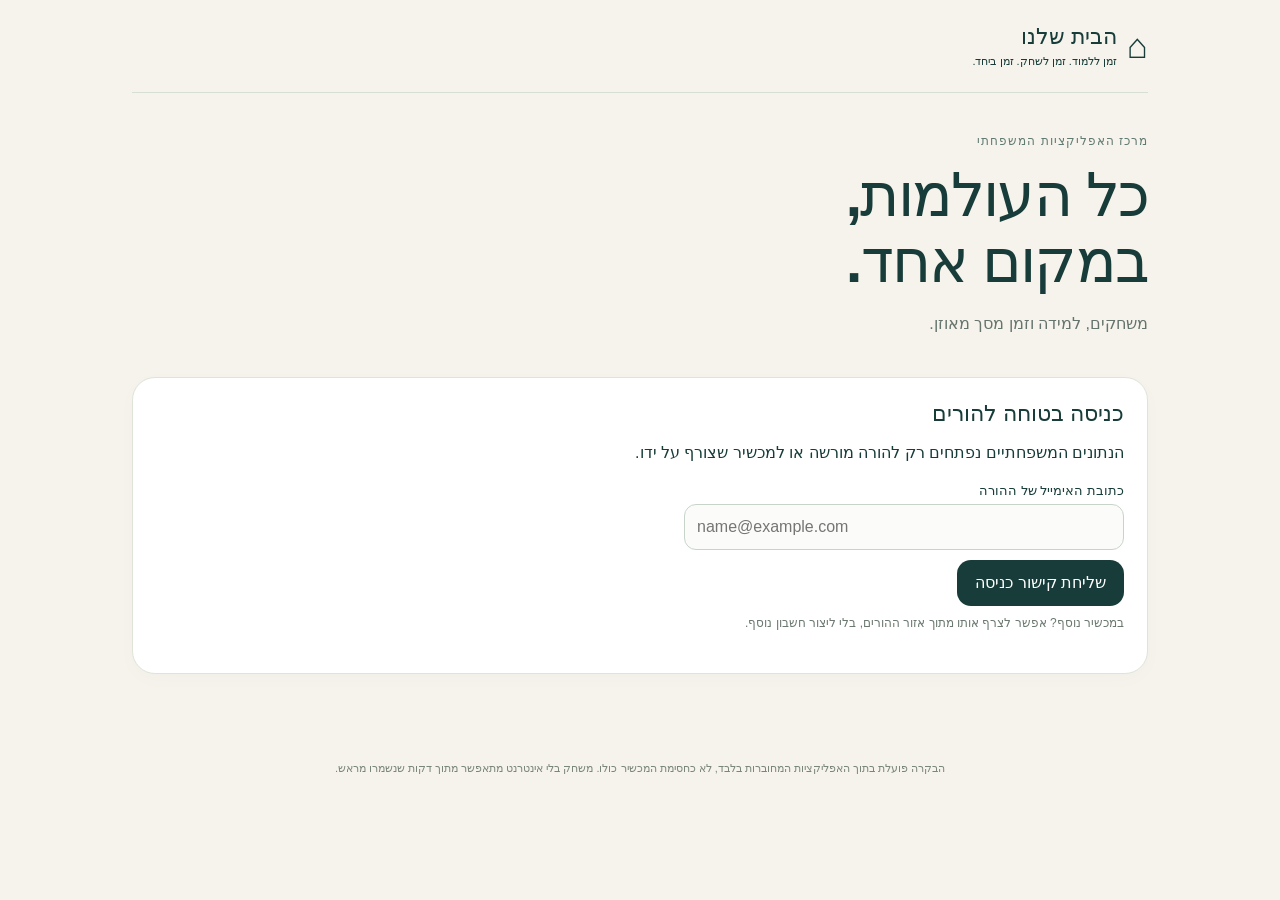
<file: index.html>
<!doctype html>
<html lang="he" dir="rtl"><head><meta charset="utf-8"><meta name="viewport" content="width=device-width,initial-scale=1,viewport-fit=cover"><meta name="theme-color" content="#173c39"><title>הבית שלנו | מרכז האפליקציות</title><link rel="manifest" href="manifest.json"><link rel="icon" href="icon-192.png"><link rel="stylesheet" href="style.css"><script src="config.js"></script><script src="supabase.js"></script><script src="qrcode.js"></script><script defer src="app.js"></script></head><body><div class="shell"><header><div class="brand">⌂ <span>הבית שלנו<small>זמן ללמוד. זמן לשחק. זמן ביחד.</small></span></div><button id="install" class="small" hidden>התקנה בטלפון</button></header><main id="main"><section class="hero"><span class="eyebrow">מרכז האפליקציות המשפחתי</span><h1>כל העולמות,<br>במקום אחד.</h1><p>משחקים, למידה וזמן מסך מאוזן.</p></section><section class="panel" id="login"><h2>כניסה בטוחה להורים</h2><p>הנתונים המשפחתיים נפתחים רק להורה מורשה או למכשיר שצורף על ידו.</p><form id="emailForm"><label for="email">כתובת האימייל של ההורה</label><input id="email" type="email" dir="ltr" autocomplete="email" required placeholder="name@example.com"><button type="submit">שליחת קישור כניסה</button></form><p class="muted">במכשיר נוסף? אפשר לצרף אותו מתוך אזור ההורים, בלי ליצור חשבון נוסף.</p></section><div id="content" hidden></div><p id="status" role="status" aria-live="polite"></p><footer>הבקרה פועלת בתוך האפליקציות המחוברות בלבד, לא כחסימת המכשיר כולו. משחק בלי אינטרנט מתאפשר מתוך דקות שנשמרו מראש.</footer></main></div><dialog id="dialog"><div id="dialogBody"></div><button id="closeDialog" class="secondary">סגירה</button></dialog></body></html>
</file>
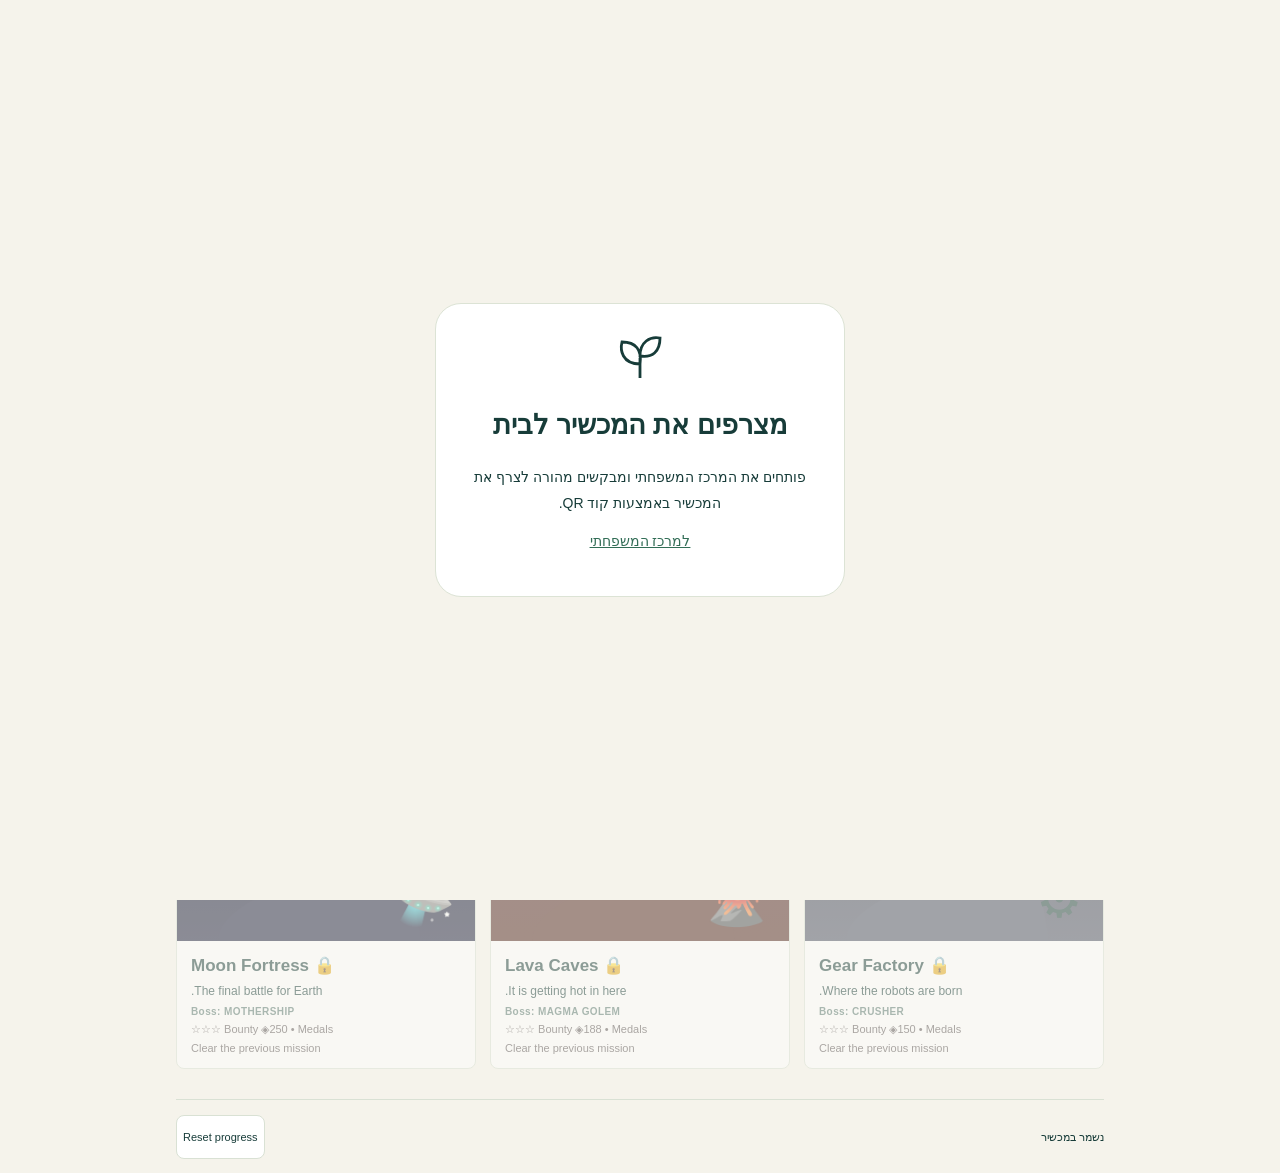
<file: games/mecha-squad/index.html>
<!doctype html><html lang="he" dir="rtl"><head><meta charset="utf-8"><meta name="viewport" content="width=device-width,initial-scale=1,viewport-fit=cover"><meta name="theme-color" content="#173c39"><title>משחקים בבית</title><style>:root{--ds-page:#f5f3eb;--ds-ink:#173c39;--ds-ink-2:#63746c;--ds-ink-3:#7e8b81;--ds-hairline:#d9e1d4;--ds-surface:#fff;--ds-accent:#3f775c;--ds-radius:18px;--ds-font-body:Arial,sans-serif;--ds-font-heading:Arial,sans-serif}*{box-sizing:border-box}body{margin:0;font-family:Arial,sans-serif;color:var(--ds-ink);background:var(--ds-page)}button,input,select{font:inherit}button{cursor:pointer}.file-card{max-width:960px;margin:auto;padding:14px 16px}.file-header{padding:20px 0}.file-header h1{font-size:32px;margin:12px 0}.file-group{margin:20px 0}.file-closing,.file-caption{font-size:12px;color:var(--ds-ink-2);line-height:1.7}.file-button{border:0;border-radius:12px;padding:12px 18px;min-height:45px;background:#173c39;color:white}.file-button.secondary{background:#e1e8dc;color:#173c39}.file-choice{display:flex;gap:15px;align-items:center}</style><link rel="stylesheet" href="app.css"></head><body><div id="family-control-prelock" dir="rtl" style="position:fixed;inset:0;z-index:2147483647;background:#f5f3eb;color:#173c39;display:flex;align-items:center;justify-content:center;padding:30px;text-align:center;font:18px Arial,sans-serif"><div><h2>בודקים את זמן המשחק</h2><p>כדי לשחק צריך חיבור לאינטרנט ומכשיר שצורף על ידי הורה.</p><a style="color:inherit" href="https://hagibernstein-commits.github.io/family-hub/">למרכז המשפחתי</a></div></div>
<div id="root"></div><script src="app.js"></script><script src="../../gatekeeper.js?v=secure2" data-app="mecha-squad"></script></body></html>
</file>
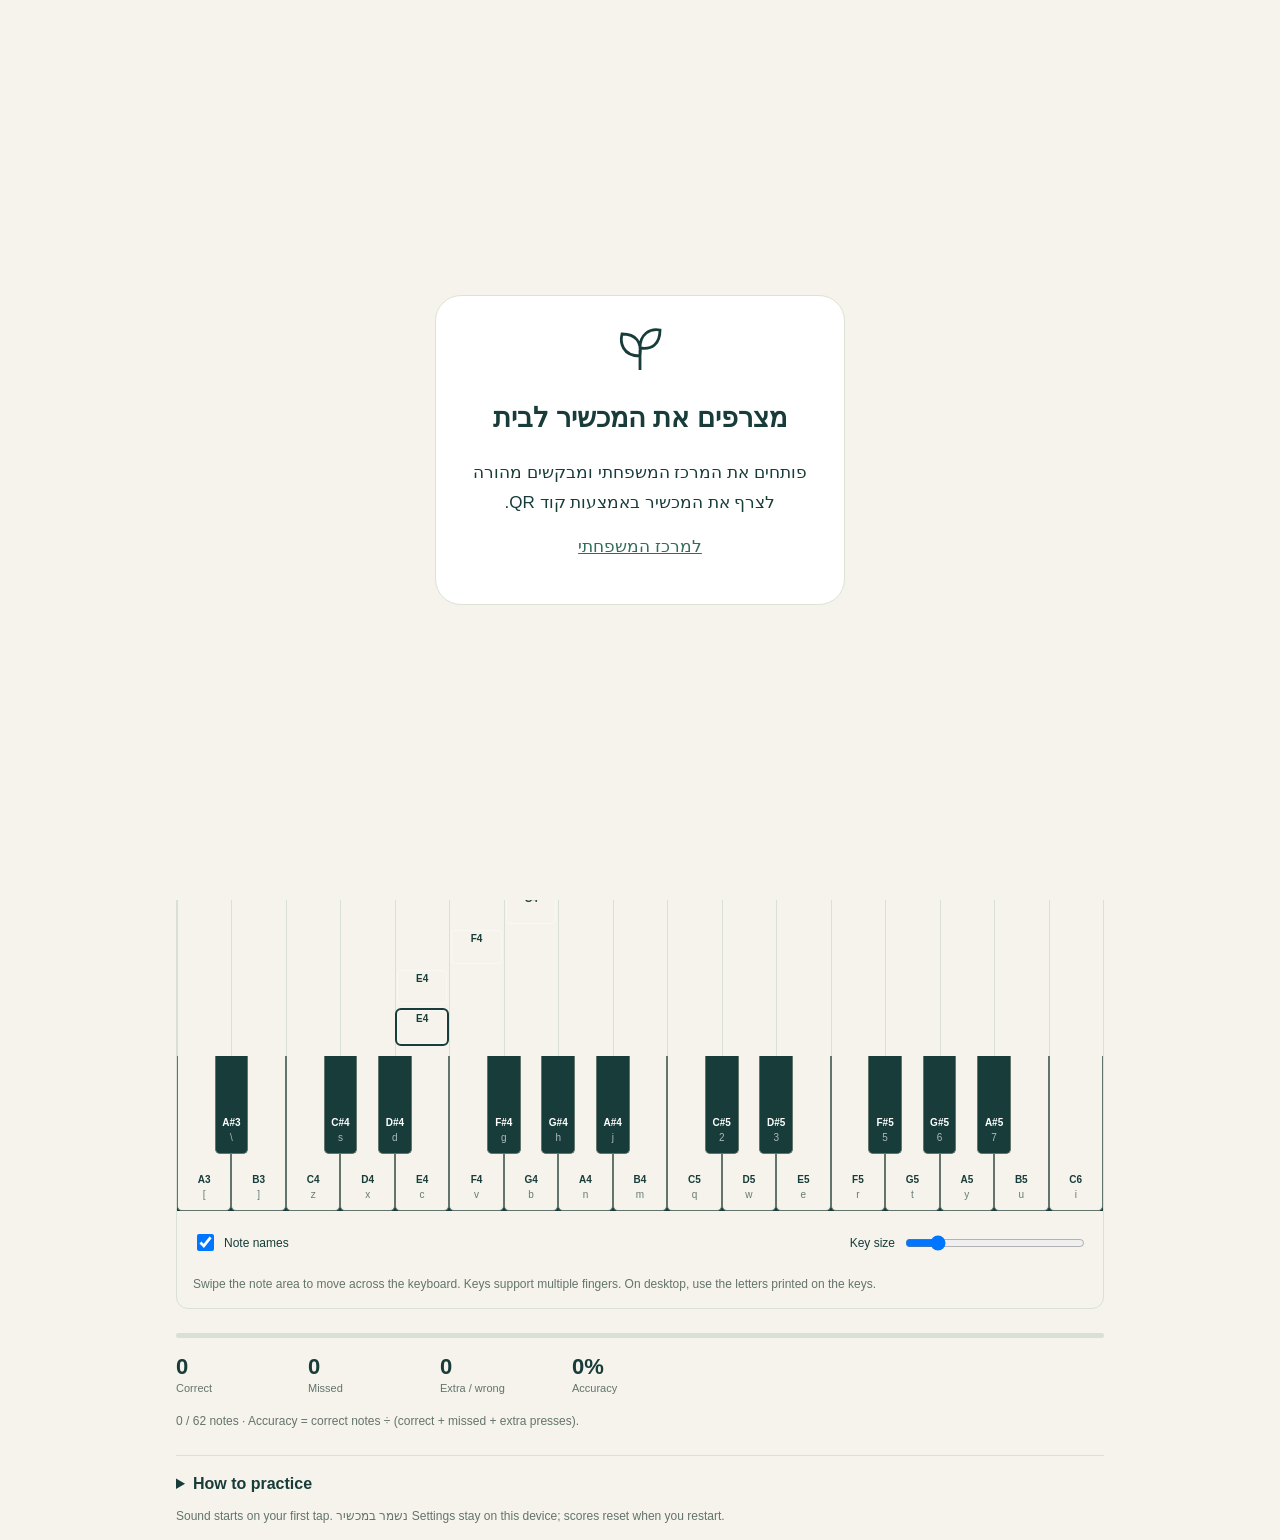
<file: games/piano/index.html>
<!doctype html><html lang="he" dir="ltr"><head><meta charset="utf-8"><meta name="viewport" content="width=device-width,initial-scale=1,viewport-fit=cover"><meta name="theme-color" content="#173c39"><title>משחקים בבית</title><style>:root{--ds-page:#f5f3eb;--ds-ink:#173c39;--ds-ink-2:#63746c;--ds-ink-3:#7e8b81;--ds-hairline:#d9e1d4;--ds-surface:#fff;--ds-accent:#3f775c;--ds-radius:18px;--ds-font-body:Arial,sans-serif;--ds-font-heading:Arial,sans-serif}*{box-sizing:border-box}body{margin:0;font-family:Arial,sans-serif;color:var(--ds-ink);background:var(--ds-page)}button,input,select{font:inherit}button{cursor:pointer}.file-card{max-width:960px;margin:auto;padding:14px 16px}.file-header{padding:20px 0}.file-header h1{font-size:32px;margin:12px 0}.file-group{margin:20px 0}.file-closing,.file-caption{font-size:12px;color:var(--ds-ink-2);line-height:1.7}.file-button{border:0;border-radius:12px;padding:12px 18px;min-height:45px;background:#173c39;color:white}.file-button.secondary{background:#e1e8dc;color:#173c39}.file-choice{display:flex;gap:15px;align-items:center}</style><link rel="stylesheet" href="app.css"></head><body><div id="family-control-prelock" dir="rtl" style="position:fixed;inset:0;z-index:2147483647;background:#f5f3eb;color:#173c39;display:flex;align-items:center;justify-content:center;padding:30px;text-align:center;font:18px Arial,sans-serif"><div><h2>בודקים את זמן המשחק</h2><p>כדי לשחק צריך חיבור לאינטרנט ומכשיר שצורף על ידי הורה.</p><a style="color:inherit" href="https://hagibernstein-commits.github.io/family-hub/">למרכז המשפחתי</a></div></div>
<div id="root"></div><script src="app.js"></script><script src="../../gatekeeper.js?v=secure2" data-app="piano"></script></body></html>
</file>
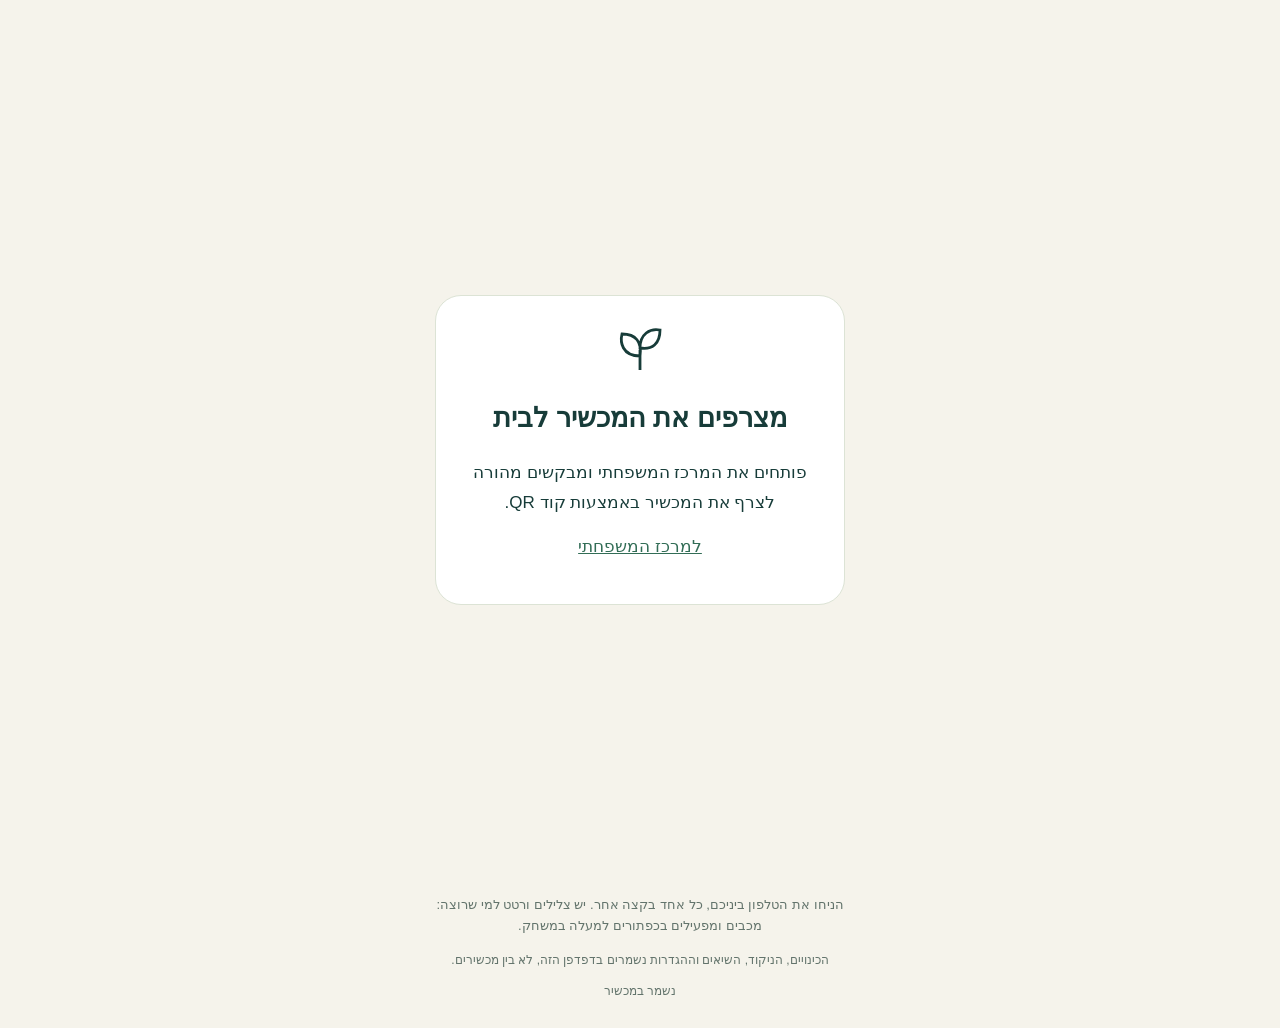
<file: games/reaction-race/index.html>
<!doctype html><html lang="he" dir="rtl"><head><meta charset="utf-8"><meta name="viewport" content="width=device-width,initial-scale=1,viewport-fit=cover"><meta name="theme-color" content="#173c39"><title>משחקים בבית</title><style>:root{--ds-page:#f5f3eb;--ds-ink:#173c39;--ds-ink-2:#63746c;--ds-ink-3:#7e8b81;--ds-hairline:#d9e1d4;--ds-surface:#fff;--ds-accent:#3f775c;--ds-radius:18px;--ds-font-body:Arial,sans-serif;--ds-font-heading:Arial,sans-serif}*{box-sizing:border-box}body{margin:0;font-family:Arial,sans-serif;color:var(--ds-ink);background:var(--ds-page)}button,input,select{font:inherit}button{cursor:pointer}.file-card{max-width:960px;margin:auto;padding:14px 16px}.file-header{padding:20px 0}.file-header h1{font-size:32px;margin:12px 0}.file-group{margin:20px 0}.file-closing,.file-caption{font-size:12px;color:var(--ds-ink-2);line-height:1.7}.file-button{border:0;border-radius:12px;padding:12px 18px;min-height:45px;background:#173c39;color:white}.file-button.secondary{background:#e1e8dc;color:#173c39}.file-choice{display:flex;gap:15px;align-items:center}</style><link rel="stylesheet" href="app.css"></head><body><div id="family-control-prelock" dir="rtl" style="position:fixed;inset:0;z-index:2147483647;background:#f5f3eb;color:#173c39;display:flex;align-items:center;justify-content:center;padding:30px;text-align:center;font:18px Arial,sans-serif"><div><h2>בודקים את זמן המשחק</h2><p>כדי לשחק צריך חיבור לאינטרנט ומכשיר שצורף על ידי הורה.</p><a style="color:inherit" href="https://hagibernstein-commits.github.io/family-hub/">למרכז המשפחתי</a></div></div>
<div id="root"></div><script src="app.js"></script><script src="../../gatekeeper.js?v=secure2" data-app="reaction-race"></script></body></html>
</file>
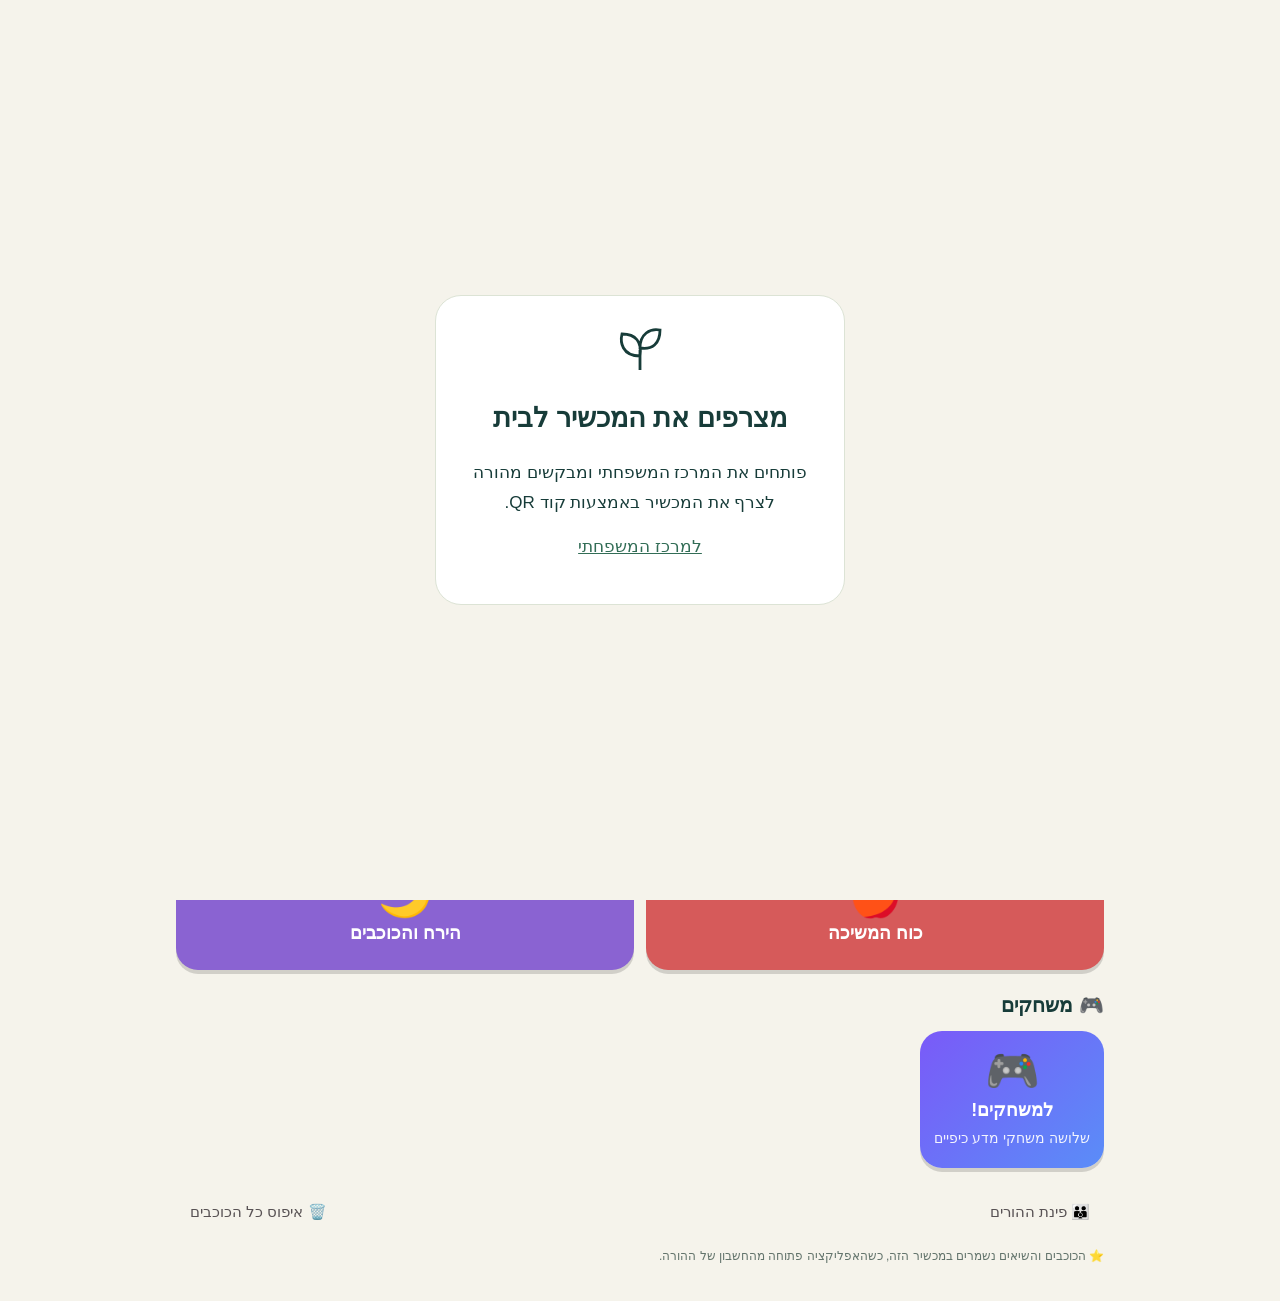
<file: games/science/index.html>
<!doctype html><html lang="he" dir="rtl"><head><meta charset="utf-8"><meta name="viewport" content="width=device-width,initial-scale=1,viewport-fit=cover"><meta name="theme-color" content="#173c39"><title>משחקים בבית</title><style>:root{--ds-page:#f5f3eb;--ds-ink:#173c39;--ds-ink-2:#63746c;--ds-ink-3:#7e8b81;--ds-hairline:#d9e1d4;--ds-surface:#fff;--ds-accent:#3f775c;--ds-radius:18px;--ds-font-body:Arial,sans-serif;--ds-font-heading:Arial,sans-serif}*{box-sizing:border-box}body{margin:0;font-family:Arial,sans-serif;color:var(--ds-ink);background:var(--ds-page)}button,input,select{font:inherit}button{cursor:pointer}.file-card{max-width:960px;margin:auto;padding:14px 16px}.file-header{padding:20px 0}.file-header h1{font-size:32px;margin:12px 0}.file-group{margin:20px 0}.file-closing,.file-caption{font-size:12px;color:var(--ds-ink-2);line-height:1.7}.file-button{border:0;border-radius:12px;padding:12px 18px;min-height:45px;background:#173c39;color:white}.file-button.secondary{background:#e1e8dc;color:#173c39}.file-choice{display:flex;gap:15px;align-items:center}</style><link rel="stylesheet" href="app.css"></head><body><div id="family-control-prelock" dir="rtl" style="position:fixed;inset:0;z-index:2147483647;background:#f5f3eb;color:#173c39;display:flex;align-items:center;justify-content:center;padding:30px;text-align:center;font:18px Arial,sans-serif"><div><h2>בודקים את זמן המשחק</h2><p>כדי לשחק צריך חיבור לאינטרנט ומכשיר שצורף על ידי הורה.</p><a style="color:inherit" href="https://hagibernstein-commits.github.io/family-hub/">למרכז המשפחתי</a></div></div>
<div id="root"></div><script src="app.js"></script><script src="../../gatekeeper.js?v=secure2" data-app="science"></script></body></html>
</file>
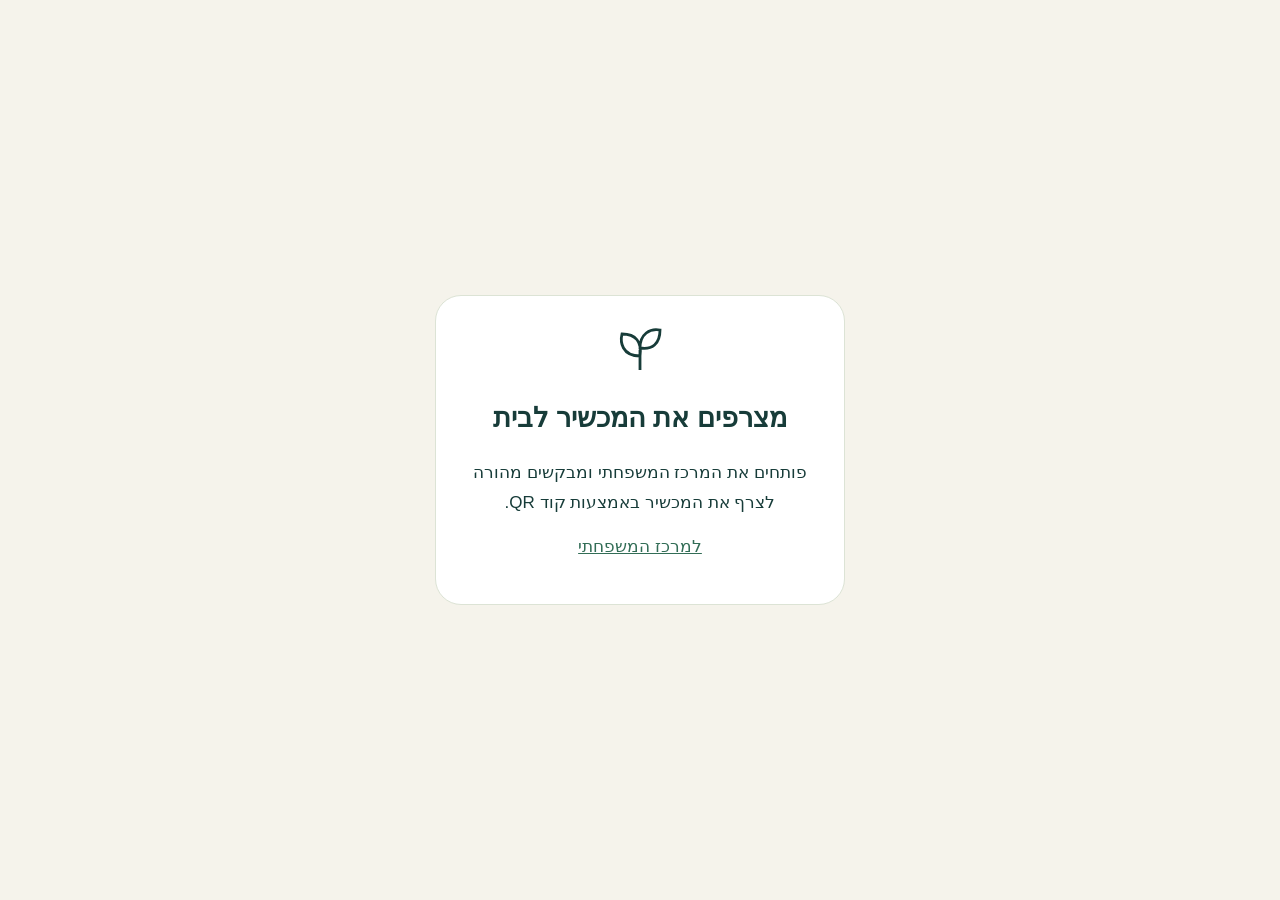
<file: games/starfall/index.html>
<!doctype html><html lang="he" dir="rtl"><head><meta charset="utf-8"><meta name="viewport" content="width=device-width,initial-scale=1,viewport-fit=cover"><meta name="theme-color" content="#173c39"><title>משחקים בבית</title><style>:root{--ds-page:#f5f3eb;--ds-ink:#173c39;--ds-ink-2:#63746c;--ds-ink-3:#7e8b81;--ds-hairline:#d9e1d4;--ds-surface:#fff;--ds-accent:#3f775c;--ds-radius:18px;--ds-font-body:Arial,sans-serif;--ds-font-heading:Arial,sans-serif}*{box-sizing:border-box}body{margin:0;font-family:Arial,sans-serif;color:var(--ds-ink);background:var(--ds-page)}button,input,select{font:inherit}button{cursor:pointer}.file-card{max-width:960px;margin:auto;padding:14px 16px}.file-header{padding:20px 0}.file-header h1{font-size:32px;margin:12px 0}.file-group{margin:20px 0}.file-closing,.file-caption{font-size:12px;color:var(--ds-ink-2);line-height:1.7}.file-button{border:0;border-radius:12px;padding:12px 18px;min-height:45px;background:#173c39;color:white}.file-button.secondary{background:#e1e8dc;color:#173c39}.file-choice{display:flex;gap:15px;align-items:center}</style><link rel="stylesheet" href="app.css"></head><body><div id="family-control-prelock" dir="rtl" style="position:fixed;inset:0;z-index:2147483647;background:#f5f3eb;color:#173c39;display:flex;align-items:center;justify-content:center;padding:30px;text-align:center;font:18px Arial,sans-serif"><div><h2>בודקים את זמן המשחק</h2><p>כדי לשחק צריך חיבור לאינטרנט ומכשיר שצורף על ידי הורה.</p><a style="color:inherit" href="https://hagibernstein-commits.github.io/family-hub/">למרכז המשפחתי</a></div></div>
<div id="root"></div><script src="app.js"></script><script src="../../gatekeeper.js?v=secure2" data-app="starfall"></script></body></html>
</file>
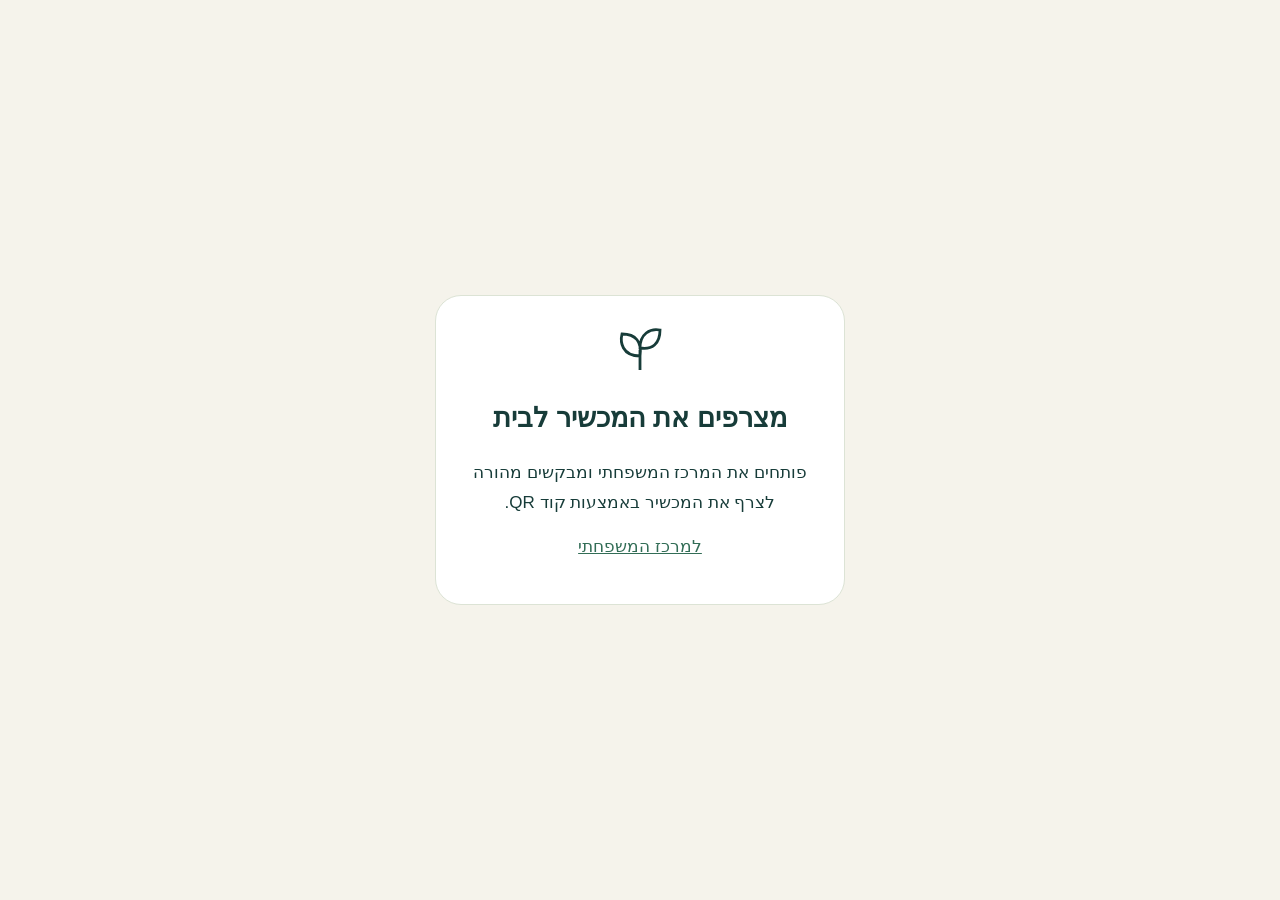
<file: games/tic-tac-toe/index.html>
<!doctype html><html lang="he" dir="rtl"><head><meta charset="utf-8"><meta name="viewport" content="width=device-width,initial-scale=1,viewport-fit=cover"><meta name="theme-color" content="#173c39"><title>משחקים בבית</title><style>:root{--ds-page:#f5f3eb;--ds-ink:#173c39;--ds-ink-2:#63746c;--ds-ink-3:#7e8b81;--ds-hairline:#d9e1d4;--ds-surface:#fff;--ds-accent:#3f775c;--ds-radius:18px;--ds-font-body:Arial,sans-serif;--ds-font-heading:Arial,sans-serif}*{box-sizing:border-box}body{margin:0;font-family:Arial,sans-serif;color:var(--ds-ink);background:var(--ds-page)}button,input,select{font:inherit}button{cursor:pointer}.file-card{max-width:960px;margin:auto;padding:14px 16px}.file-header{padding:20px 0}.file-header h1{font-size:32px;margin:12px 0}.file-group{margin:20px 0}.file-closing,.file-caption{font-size:12px;color:var(--ds-ink-2);line-height:1.7}.file-button{border:0;border-radius:12px;padding:12px 18px;min-height:45px;background:#173c39;color:white}.file-button.secondary{background:#e1e8dc;color:#173c39}.file-choice{display:flex;gap:15px;align-items:center}</style><link rel="stylesheet" href="app.css"></head><body><div id="family-control-prelock" dir="rtl" style="position:fixed;inset:0;z-index:2147483647;background:#f5f3eb;color:#173c39;display:flex;align-items:center;justify-content:center;padding:30px;text-align:center;font:18px Arial,sans-serif"><div><h2>בודקים את זמן המשחק</h2><p>כדי לשחק צריך חיבור לאינטרנט ומכשיר שצורף על ידי הורה.</p><a style="color:inherit" href="https://hagibernstein-commits.github.io/family-hub/">למרכז המשפחתי</a></div></div>
<div id="root"></div><script src="app.js"></script><script src="../../gatekeeper.js?v=secure2" data-app="tic-tac-toe"></script></body></html>
</file>
<file: style.css>
:root{font-family:Arial,'Noto Sans Hebrew',sans-serif;color:#173c39;background:#f5f3eb;font-synthesis:none}*{box-sizing:border-box}body{margin:0}button,input,select{font:inherit}button,a{touch-action:manipulation}button{border:0;border-radius:14px;padding:13px 18px;background:#173c39;color:white;cursor:pointer;min-height:46px;font-weight:700}button:hover{filter:brightness(1.1)}button:disabled{opacity:.55;cursor:wait}button.secondary,.small{background:#e8eee8;color:#173c39}.small{font-size:13px;padding:9px 12px}.danger{background:#a84336}.shell{max-width:1060px;margin:auto;padding:0 22px}header{display:flex;justify-content:space-between;align-items:center;padding:24px 0;border-bottom:1px solid #d9ded4;gap:14px}.brand{font-size:35px;display:flex;align-items:center;gap:10px}.brand span{font-size:22px;font-weight:bold}.brand small{display:block;font-size:11px;font-weight:normal;margin-top:5px}.hero{padding:38px 0 24px}.eyebrow{font-size:12px;letter-spacing:1px;color:#617a72}h1{font-size:clamp(36px,7vw,60px);letter-spacing:-1.8px;line-height:1.1;margin:14px 0 16px}p{line-height:1.65}.hero p{color:#65746d;margin:0}.panel{background:white;border:1px solid #dfe4d9;border-radius:23px;padding:23px;margin:16px 0 22px;box-shadow:0 5px 20px #173c3905}h2{font-size:22px;margin:0 0 13px}h3{font-size:17px;margin:0 0 10px}.panel p{margin:8px 0 16px}label{display:block;font-size:13px;margin:12px 0 6px}input,select{border:1px solid #c8d4ca;background:#fbfcf9;border-radius:12px;padding:12px;min-height:46px;max-width:100%;color:#173c39}input[type=email]{width:100%;max-width:440px;margin:0 0 10px}form button{display:block}.muted{color:#6b7970;font-size:12px}.toolbar,.row{display:flex;align-items:center;gap:10px;flex-wrap:wrap}.toolbar{justify-content:space-between;margin:15px 0}.tabs{display:flex;gap:7px}.tabs button{background:#e5eadd;color:#173c39}.tabs button.active{background:#173c39;color:white}.grid{display:grid;grid-template-columns:repeat(auto-fit,minmax(220px,1fr));gap:14px}.app{display:flex;flex-direction:column;min-height:190px;text-decoration:none;color:inherit;background:white;border:1px solid #dce3d5;border-radius:21px;padding:22px;position:relative}.app .emoji{font-size:32px;margin-bottom:17px}.app strong{font-size:18px;margin-bottom:7px}.app small{font-size:11px;color:#68776b;line-height:1.6}.app .go{align-self:flex-end;color:#326d56;margin-top:auto;padding-top:16px}.badge{background:#e6eddb;color:#3c654d;border-radius:20px;padding:5px 9px;font-size:11px}.badge.warn{background:#fff0d8;color:#87561a}.live{border-right:4px solid #75a780;padding-right:12px;margin:12px 0}.summary{display:flex;justify-content:space-between;gap:10px;align-items:center}.big{font-size:34px;font-weight:bold}progress{width:100%;height:9px;accent-color:#608467;margin:14px 0}hr{border:0;border-top:1px solid #e4e8df;margin:20px 0}.kid{background:#fff;border:1px solid #dce3d5;border-radius:22px;padding:20px}.kid button{font-size:13px;padding:10px 13px}.kid input{width:80px}.app-control{display:flex;justify-content:space-between;align-items:center;gap:15px;padding:13px 0;border-bottom:1px solid #e8ece3}.app-control:last-child{border:0}.app-control button{padding:9px 12px;min-height:40px;font-size:12px}.usage-row{display:flex;justify-content:space-between;font-size:13px;gap:12px;padding:10px 0;border-bottom:1px solid #e9ece5}.empty{color:#7e887f;font-size:13px;padding:12px 0}.notice{background:#edf0dc;border-radius:16px;padding:15px;font-size:13px;line-height:1.7}.hidden,[hidden]{display:none!important}#status{font-size:13px;min-height:24px;color:#a54435}footer{font-size:11px;color:#7a867b;text-align:center;line-height:1.7;padding:26px 12px 36px}dialog{border:1px solid #d9e1d4;border-radius:24px;padding:25px;width:min(94vw,470px);max-height:90vh;overflow:auto;color:#173c39}dialog::backdrop{background:#0c272b99}dialog input{width:100%}dialog canvas{max-width:100%;display:block;margin:20px auto}dialog button{margin-top:12px}.device-row{display:flex;justify-content:space-between;gap:15px;padding:12px 0;font-size:13px;border-bottom:1px solid #eee}.device-row button{font-size:11px;padding:8px}.error{color:#a84336}@media(max-width:540px){.shell{padding:0 17px}header{padding:20px 0}.brand span{font-size:20px}.brand small{font-size:10px}.hero{padding:30px 0 18px}.panel{padding:19px}.grid{grid-template-columns:repeat(2,minmax(0,1fr));gap:10px}.app{min-height:188px;padding:17px}.app strong{font-size:16px}.app .emoji{font-size:30px}.kids-grid{grid-template-columns:1fr}.toolbar{align-items:flex-start}.tabs button{font-size:13px;padding:11px 13px}.big{font-size:30px}}
.app-control svg{width:22px;height:22px;vertical-align:middle;margin-left:6px;flex-shrink:0}

.linkbtn{display:inline-block;padding:10px 16px;border-radius:12px;border:1px solid #becbbf;color:#173c39;text-decoration:none;font:inherit;background:white}
.switchrow{display:flex;align-items:center;gap:8px;padding:10px 0;font-weight:400}
</file>
<file: games/mecha-squad/app.css>
.ms-app{color:var(--ds-ink);max-width:1040px;margin:auto}button{font:inherit;cursor:pointer;min-height:44px;border:1px solid var(--ds-hairline);border-radius:8px;background:#fff;color:inherit;padding:9px 14px}button:disabled{cursor:default;opacity:.47}button:focus-visible{outline:3px solid #73a89a;outline-offset:2px}button:active:not(:disabled){transform:translateY(1px)}.mast{display:flex;align-items:center;justify-content:space-between;gap:12px;margin-bottom:24px}.mast small{font-size:10px;letter-spacing:.16em;color:#567c72;font-weight:700}.mast h1{font:900 clamp(25px,6vw,42px)/1.1 system-ui;letter-spacing:-.04em;margin:6px 0;color:#193d3a}.mast p{margin:6px 0;font-size:13px}.wallet{background:#e8f2ed;padding:12px;border-radius:12px;white-space:nowrap;font:700 23px system-ui;color:#365f54}.wallet span{display:block;font:10px system-ui;margin-top:4px}.tabs,.diffs{display:flex;gap:6px;flex-wrap:wrap;margin-bottom:16px}.tabs button{flex:1;padding:9px 10px;font-size:13px;white-space:nowrap}.chosen{background:#e6f1ec!important;border-color:#73a89a!important;color:#315c50!important;font-weight:600}.section-title{display:flex;align-items:center;justify-content:space-between;gap:12px}.section-title span{font-size:12px;color:#585254}h2{font-size:23px;margin:22px 0 14px}h3{margin:28px 0 12px}p{font-size:14px;line-height:1.6}.mission-grid,.cards{display:grid;grid-template-columns:repeat(2,minmax(0,1fr));gap:14px}.mission{text-align:left;padding:0;overflow:hidden}.mission-art{height:100px;background:linear-gradient(var(--sky),var(--land));position:relative;overflow:hidden}.mission-art:before{content:"";position:absolute;bottom:-30px;left:40px;width:200px;height:90px;background:var(--land);border-radius:80% 80% 0 0;transform:rotate(-10deg)}.world-num{position:absolute;left:14px;top:8px;font:900 48px system-ui;color:#fff7}.boss-icon{position:absolute;right:20px;bottom:12px;font-size:52px}.mission-copy{padding:14px;display:flex;flex-direction:column;gap:6px}.mission-copy strong{font-size:17px}.mission-copy span{font-size:12px;line-height:1.5}.mission-copy b{font-size:10px;letter-spacing:.04em;color:#56766f}.mission-copy small{font-size:11px;color:#585254}.hero-card{text-align:left;padding:18px}.hero-card strong{display:block;font-size:18px}.hero-card p{margin:8px 0}.hero-card small,.shop-card small{font-size:12px;line-height:1.6;display:block;color:#585254}.hero-portrait{position:relative;height:105px;margin-bottom:12px;background:#f2f5f3;border-radius:12px;overflow:hidden}.helmet{position:absolute;width:60px;height:44px;background:var(--hero);left:calc(50% - 30px);top:15px;border-radius:14px 14px 4px 4px;box-shadow:0 8px #ffdab5}.visor{position:absolute;left:calc(50% - 17px);top:37px;width:43px;height:12px;background:#233a4d;border:3px solid var(--accent);z-index:2}.body{position:absolute;width:75px;height:42px;background:var(--hero);left:calc(50% - 37px);top:72px;border-top:8px solid var(--accent);border-radius:12px}.shop-card{border:1px solid var(--ds-hairline);border-radius:12px;padding:16px}.shop-card button{margin-top:14px;width:100%;font-size:13px}.tag{font-size:10px;background:#edf3ef;padding:4px;border-radius:4px;display:inline-block;margin:4px}.guide{max-width:720px}.danger{color:#c12638;border-color:#e6b1ba}.reset{padding:14px;background:#fff0f1;border-radius:12px;margin:12px 0}.reset button{margin:4px}footer{display:flex;align-items:center;justify-content:space-between;gap:12px;border-top:1px solid var(--ds-hairline);margin-top:30px;padding-top:15px}footer span{font-size:11px;line-height:1.5}footer button{font-size:11px;padding:6px}.hidden-game{height:0;overflow:hidden;visibility:hidden}.game-area{background:#122039;color:#fff;border-radius:14px;overflow:hidden;scroll-margin-top:8px;user-select:none;-webkit-user-select:none}.game-area:fullscreen{display:flex;flex-direction:column;justify-content:center;border-radius:0}.game-top{display:flex;gap:5px;align-items:center;padding:6px 8px;font:11px system-ui}.game-top span{margin-right:auto}.game-top button{font-size:10px;min-height:34px;padding:4px 7px;background:#263954;color:#fff;border-color:#495971}.screen{position:relative;aspect-ratio:16/9;width:100%}canvas{width:100%;height:100%;display:block;touch-action:none}.overlay{position:absolute;inset:0;background:#0c1729dc;display:flex;align-items:center;justify-content:center;flex-direction:column;gap:8px;text-align:center;padding:10px}.overlay h2{margin:0;font:800 clamp(19px,4vw,32px) system-ui;color:#ffe66d}.overlay p{font:12px/1.5 system-ui;margin:0}.overlay button{background:#344b69;color:#fff;border:0;min-height:40px;font-size:12px}.overlay .primary{background:#7ff4c9;color:#122039;font-weight:700}.touch{display:flex;justify-content:space-between;align-items:center;padding:10px;gap:12px;touch-action:none}.control{background:#263954;color:#fff;border:1px solid #51627a;border-bottom-width:4px;border-radius:13px;min-width:44px;min-height:48px;padding:8px;font:700 12px system-ui;touch-action:none}.control:active{background:#507b8a}.dpad{display:grid;grid-template-columns:repeat(3,44px);gap:4px}.dpad button:nth-child(1){grid-column:2}.dpad button:nth-child(2){grid-column:1;grid-row:2}.dpad button:nth-child(3){grid-column:2;grid-row:2}.dpad button:nth-child(4){grid-column:3;grid-row:2}.actions{display:flex;gap:7px;align-items:center;flex-wrap:wrap;justify-content:flex-end}.fire{background:#ce5752;min-height:65px;min-width:62px}.jump{background:#386d80;min-height:55px}.switch{font-size:10px;min-height:44px}.hint{text-align:center;font-size:10px;margin:0;padding:0 8px 10px;color:#c6d3e7}@media(max-width:430px){.mission-grid,.cards{grid-template-columns:1fr}.mission{display:grid;grid-template-columns:90px 1fr}.mission-art{height:100%;min-height:132px}.world-num{font-size:32px;left:8px}.boss-icon{font-size:38px;right:10px;bottom:15px}.mast{align-items:flex-start}.wallet{font-size:18px;padding:9px}.tabs{gap:4px}.tabs button{flex:1 0 40%;font-size:12px}.touch{padding:7px;gap:6px}.actions{gap:5px;max-width:110px}.actions .switch{width:100%}.control{min-height:44px}.fire,.jump{min-width:48px;min-height:50px}.overlay{gap:5px}.overlay button{min-height:32px;padding:5px 12px}.section-title{align-items:flex-start}.section-title span{margin-top:28px}.game-top button{padding:3px 5px;font-size:9px}}@media(min-width:700px){.mission-grid{grid-template-columns:repeat(3,minmax(0,1fr))}.touch{padding:12px 35px}.dpad{grid-template-columns:repeat(3,54px)}.control{min-width:54px;min-height:52px}.fire{min-width:82px}.actions{gap:14px}}@media(orientation:landscape)and (max-height:550px){.game-area:fullscreen .screen{width:min(100%,calc((100svh - 125px)*16/9));align-self:center}.game-area:fullscreen .touch{padding:3px 30px}.game-area:fullscreen .dpad{display:flex}.game-area:fullscreen .hint{display:none}.game-area:fullscreen .actions{flex-wrap:nowrap;max-width:none}.game-area:fullscreen .switch{width:auto}}.cover-banner{display:flex;gap:22px;align-items:center;background:#142b36;border-radius:14px;overflow:hidden;color:#fff;margin-bottom:22px}.cover-banner img{width:33%;height:215px;object-fit:cover}.cover-banner>div{padding:15px 18px 15px 0;display:flex;flex-direction:column;gap:12px}.cover-banner small{font-size:9px;letter-spacing:.14em;color:#b8ddcc}.cover-banner strong{font:bold clamp(22px,4vw,36px)/1.12 system-ui}.cover-banner span{font-size:12px;line-height:1.5;color:#d6e8e6}@media(max-width:430px){.cover-banner{gap:14px}.cover-banner img{width:38%;height:180px}.cover-banner>div{padding:12px 10px 12px 0;gap:9px}.cover-banner strong{font-size:21px}.cover-banner span{font-size:11px}.cover-banner small{font-size:8px}}@media(orientation:landscape)and (max-height:550px){.in-mission .mast{display:none}.in-mission .game-area .screen{height:calc(100svh - 180px);min-height:110px;aspect-ratio:16/9;width:calc((100svh - 180px)*16/9);max-width:100%;margin:auto}.in-mission .game-area canvas{object-fit:contain}.in-mission .game-area .dpad{display:flex}.in-mission .game-area .touch{padding:5px 12px}.in-mission .game-area .actions{flex-wrap:nowrap;max-width:none;gap:8px}.in-mission .game-area .switch{width:auto}.in-mission .game-area .hint{display:none}.in-mission .game-area .control{min-height:44px;min-width:44px}.in-mission .game-top{padding:3px 8px}}@media(min-width:600px)and (max-width:1000px){.in-mission .mast{display:none}.in-mission .game-area .screen{height:190px;width:337.78px;aspect-ratio:16/9;margin:auto}.in-mission .game-area .dpad{display:flex}.in-mission .game-area .touch{padding:4px 16px}.in-mission .game-area .actions{flex-wrap:nowrap;max-width:none;gap:8px}.in-mission .game-area .switch{width:auto}.in-mission .game-area .hint{display:none}.in-mission .game-area .control{min-height:44px;min-width:44px}.in-mission .game-top{padding:3px 8px}}.fs-hint{position:absolute;left:50%;transform:translate(-50%);top:calc(44px + env(safe-area-inset-top,0px));z-index:5;display:flex;align-items:center;gap:8px;max-width:min(92%,480px);background:#263954f2;border:1px solid #495971;border-radius:10px;padding:7px 10px;font:11px/1.4 system-ui;color:#dbe7f5;text-align:left}.fs-hint button{min-height:30px;padding:2px 10px;font-size:10px;background:#344b69;color:#fff;border-color:#495971;white-space:nowrap}.game-area.pseudo-fs{position:fixed;inset:0;z-index:70;margin:0;border-radius:0;display:flex;flex-direction:column;justify-content:center;overscroll-behavior:none;padding:env(safe-area-inset-top,0px) env(safe-area-inset-right,0px) env(safe-area-inset-bottom,0px) env(safe-area-inset-left,0px)}.game-area.pseudo-fs .screen{width:min(100%,calc((100svh - 190px)*16/9));height:auto;align-self:center;flex:0 1 auto}.game-area.pseudo-fs .screen{width:min(100%,calc((100dvh - 190px)*16/9))}.game-area.pseudo-fs .game-top,.game-area.pseudo-fs .touch{flex:none}.game-area.pseudo-fs .hint{display:none}@media(orientation:landscape)and (max-height:550px){.game-area.pseudo-fs .screen{width:min(100%,calc((100svh - 95px)*16/9));height:auto}.game-area.pseudo-fs .screen{width:min(100%,calc((100dvh - 95px)*16/9))}.game-area.pseudo-fs .touch{padding:3px 30px}.game-area.pseudo-fs .dpad{display:flex}.game-area.pseudo-fs .hint{display:none}.game-area.pseudo-fs .actions{flex-wrap:nowrap;max-width:none}.game-area.pseudo-fs .switch{width:auto}.game-area.pseudo-fs .game-top{padding:3px 8px}.game-area.pseudo-fs .fs-hint{display:none}}.joypad{position:relative;display:flex;height:190px;margin-top:4px;touch-action:none;user-select:none;-webkit-user-select:none;-webkit-touch-callout:none}.joy-zone{position:relative;flex:1 1 50%;touch-action:none;border-radius:14px;background:#ffffff0a}.joy-ghost{position:absolute;left:18px;bottom:20px;width:100px;height:100px;border-radius:50%;border:2px dashed rgba(255,255,255,.28);display:flex;align-items:center;justify-content:center;pointer-events:none;color:#fff6;font:700 11px system-ui;letter-spacing:.1em}.joy-zone.on .joy-ghost{opacity:0}.joy-base{position:absolute;left:0;top:0;width:100px;height:100px;border-radius:50%;border:2px solid rgba(255,255,255,.55);background:radial-gradient(circle,#ffffff14,#fff3);opacity:0;pointer-events:none;will-change:transform}.joy-zone.on .joy-base{opacity:1}.joy-knob{position:absolute;left:50%;top:50%;width:46px;height:46px;margin:-23px 0 0 -23px;border-radius:50%;background:radial-gradient(circle at 35% 30%,#fff,#b9c7dc);box-shadow:0 3px 8px #0006;will-change:transform}.joy-right{position:relative;flex:1 1 50%;pointer-events:none}.jbtn{position:absolute;pointer-events:auto;touch-action:none;border-radius:50%;padding:0;min-height:0;min-width:0;color:#fff;font:800 12px system-ui;letter-spacing:.04em;border:2px solid rgba(255,255,255,.55);background:#263954c7;box-shadow:0 3px #00000059;user-select:none;-webkit-user-select:none;-webkit-touch-callout:none}.jbtn.held,.jbtn:active{transform:scale(.93);filter:brightness(1.3)}.jbtn.fir{right:8px;bottom:14px;width:90px;height:90px;font-size:15px;background:#ce5752db}.jbtn.jmp{right:84px;bottom:100px;width:66px;height:66px;background:#386d80e0}.jbtn.swap{right:8px;bottom:112px;width:48px;height:48px;font-size:10px}.in-mission .game-area.stick .touch{display:none}@media(orientation:landscape)and (max-height:550px){.in-mission .game-area.stick:not(.pseudo-fs):not(:fullscreen){position:relative}.in-mission .game-area.stick .screen{height:calc(100svh - 52px);width:calc((100svh - 52px)*16/9);max-width:100%;min-height:110px}.in-mission .game-area.stick .joypad{position:absolute;inset:40px 0 0;height:auto;margin:0;pointer-events:none}.in-mission .game-area.stick .joy-zone{pointer-events:auto;background:none;flex:0 0 46%}.in-mission .game-area.stick .joy-right{flex:1 1 auto}.in-mission .game-area.stick .jbtn{opacity:.82}.in-mission .game-area.stick .jbtn.fir{right:max(18px,env(safe-area-inset-right));bottom:12px;width:84px;height:84px}.in-mission .game-area.stick .jbtn.jmp{right:max(112px,calc(env(safe-area-inset-right) + 96px));bottom:22px;width:64px;height:64px}.in-mission .game-area.stick .jbtn.swap{right:max(30px,env(safe-area-inset-right));bottom:106px;width:46px;height:46px}.in-mission .game-area.stick .joy-ghost{bottom:16px;left:max(24px,env(safe-area-inset-left))}.game-area.pseudo-fs.stick .screen{width:min(100%,calc((100dvh - 46px)*16/9));height:auto}}.game-area.stick:fullscreen .screen{width:min(100%,calc((100vh - 46px)*16/9));height:auto;align-self:center}@media(orientation:landscape){.game-area.stick:fullscreen .joypad{position:absolute;inset:40px 0 0;height:auto;margin:0;pointer-events:none}.game-area.stick:fullscreen .joy-zone{pointer-events:auto;background:none;flex:0 0 46%}.game-area.stick:fullscreen .jbtn{opacity:.82}}.ctl-switch{display:flex;gap:8px;align-items:center;flex-wrap:wrap;margin:6px 0 10px}.overlay{touch-action:manipulation}.jbtn.blast{width:50px;height:50px;font-size:10px;background:#463c6ed1;right:max(184px,calc(env(safe-area-inset-right) + 176px));bottom:14px}.jbtn.blast.ready{background:#ffc832f2;color:#2a1f00;animation:blastp .7s infinite alternate}.control.blastb{font-weight:800}.control.blastb.ready{background:#ffd84d;color:#2a1f00}@keyframes blastp{0%{box-shadow:0 0 #ffd84dcc}to{box-shadow:0 0 0 10px #ffd84d00}}.medal-row{display:flex;gap:8px;flex-wrap:wrap;justify-content:center;margin:4px 0}.medal{font-size:12px;padding:3px 8px;border-radius:999px;background:#ffffff1f;color:#cdd6e6}.medal.got{background:#ffd84d;color:#2a1f00;font-weight:700}.ov-slide{display:flex;flex-direction:column;gap:2px;font-size:12px;color:#fff;width:min(260px,80%)}.ov-slide input{width:100%}.set-row{display:flex;flex-direction:column;gap:6px;margin:14px 0}.set-row.inline{flex-direction:row;align-items:center;flex-wrap:wrap}.set-row input[type=range]{width:100%;min-height:32px}.set-row input[type=checkbox]{width:22px;height:22px}
</file>
<file: games/piano/app.css>
.intro{display:flex;align-items:center;gap:16px}.intro>div{flex:1;min-width:0}.intro img{width:84px;height:112px;object-fit:cover;border-radius:12px}.songs{display:grid;grid-template-columns:repeat(2,minmax(0,1fr));gap:8px}.song{background:var(--ds-page);border:1px solid var(--ds-hairline);border-radius:8px;text-align:left;padding:12px;min-height:80px;cursor:pointer;color:var(--ds-ink);font:inherit}.song strong{display:block;font-weight:600;font-size:14px}.song span{font-size:12px;color:var(--ds-ink-2);display:block;line-height:18px;margin-top:5px}.song.selected{border-color:var(--ds-teal);box-shadow:inset 0 0 0 1px var(--ds-teal)}.song.selected strong{color:var(--ds-teal);font-weight:600}.controls{display:grid;grid-template-columns:1fr 1fr;gap:20px}.controls label{font-size:12px}.controls b{display:block;font-size:14px;font-weight:600}.controls input{display:block;width:100%;height:44px;accent-color:var(--ds-teal)}.mode-help{color:var(--ds-ink-2);font-size:13px;line-height:20px;margin:12px 0}.transport{display:flex;flex-wrap:wrap;gap:8px;margin-top:8px}.instrument{border:1px solid var(--ds-hairline);border-radius:12px;overflow:hidden;margin-top:24px}.now{display:flex;gap:16px;justify-content:space-between;align-items:center;padding:16px;background:var(--ds-page);min-height:90px}.now strong{font-size:26px;display:block;color:var(--ds-teal);font-weight:600;line-height:32px}.eyebrow{font-size:12px;color:var(--ds-ink-2)}.status{font-size:13px;line-height:20px;max-width:180px;text-align:right}.piano-scroll{overflow-x:auto;overflow-y:hidden;scrollbar-width:thin;overscroll-behavior-x:contain}.piano-inner{position:relative;min-width:100%}.lanes{position:relative;height:230px;background:linear-gradient(to bottom,var(--ds-page),var(--ds-raised));overflow:hidden;touch-action:pan-x}.lane{position:absolute;height:100%;border-left:1px solid var(--ds-hairline);top:0}.count{position:absolute;top:12px;left:12px;z-index:2;font-size:12px;color:var(--ds-ink-2)}.falling{position:absolute;border-radius:4px;background:var(--ds-teal);color:var(--ds-ink);font-size:10px;font-weight:600;display:flex;justify-content:center;align-items:flex-start;padding-top:3px;box-shadow:inset 0 0 0 1px #ffffff59;z-index:3;overflow:hidden}.target-note{outline:2px solid var(--ds-ink)}.strike-line{position:absolute;bottom:10px;width:100%;height:2px;background:var(--ds-teal);z-index:5}.piano{position:relative;height:155px;background:var(--ds-ink);touch-action:none}.key{position:absolute;top:0;border:1px solid var(--ds-ink-2);border-top:0;border-radius:0 0 5px 5px;cursor:pointer;touch-action:none;user-select:none;padding:0;display:flex;align-items:flex-end;justify-content:center;font:inherit}.white{height:155px;background:var(--ds-page);z-index:1;color:var(--ds-ink)}.black{height:98px;z-index:2;color:#fff;background:var(--ds-ink)}.key span{font-size:10px;font-weight:600;line-height:15px;padding-bottom:8px}.key small{display:block;font-size:10px;font-weight:400;opacity:.65}.key.expected{box-shadow:inset 0 -6px 0 var(--ds-teal)}.key.pressed{background:var(--ds-teal);color:var(--ds-ink);box-shadow:inset 0 3px 12px #00000040}.key:focus-visible,.song:focus-visible{outline:3px solid var(--ds-teal);outline-offset:-3px}.keyboard-tools{display:flex;align-items:center;gap:12px;justify-content:space-between;padding:8px 16px}.check{display:flex;gap:7px;align-items:center;min-height:44px;font-size:12px;white-space:nowrap}.check input{accent-color:var(--ds-teal);width:17px;height:17px}.zoom{display:flex;align-items:center;gap:8px;font-size:12px;min-width:0}.zoom input{width:80px;max-width:100%;height:44px;accent-color:var(--ds-teal)}.hint{margin:0;padding:0 16px 14px;font-size:12px;line-height:19px;color:var(--ds-ink-2)}.progress{height:5px;background:var(--ds-hairline);border-radius:5px;margin-top:24px;overflow:hidden}.progress div{height:100%;background:var(--ds-teal);transition:width .15s}.stats{display:grid;grid-template-columns:repeat(4,1fr);gap:8px;margin:16px 0}.stats b{display:block;font-size:22px;font-weight:600}.stats span{display:block;font-size:11px;color:var(--ds-ink-2);line-height:16px}.caption{font-size:12px;line-height:19px;color:var(--ds-ink-2)}details{border-top:1px solid var(--ds-hairline);margin-top:24px;padding-top:6px}summary{cursor:pointer;min-height:44px;line-height:44px;font-weight:600}details p{font-size:13px;line-height:22px}.file-card{overflow-wrap:break-word}button:disabled{opacity:.5}@media(min-width:768px){.songs{grid-template-columns:repeat(3,minmax(0,1fr))}.intro img{width:110px;height:146px}.lanes{height:270px}.controls{max-width:580px}.now strong{font-size:30px}.piano-inner{min-width:100%}.status{max-width:360px}.zoom input{width:180px}.stats{max-width:520px}}@media(max-width:350px){.intro img{width:55px;height:83px}.controls{gap:12px}.keyboard-tools{padding:8px;gap:4px}.zoom{gap:4px}.zoom input{width:60px}.now{padding:12px;gap:8px}.status{max-width:140px}}
</file>
<file: games/reaction-race/app.css>
html,body,#root{margin:0;min-height:100%}body{background:var(--ds-page)}.race{max-width:420px;margin:0 auto;color:var(--ds-ink);text-align:center;-webkit-tap-highlight-color:transparent}.race h1{font-size:30px;margin:4px 0 6px}.race header p{margin:0 0 12px;font-size:14px;color:var(--ds-ink-2)}.hero{width:100%;height:156px;object-fit:cover;object-position:center 53%;border-radius:16px;margin:4px 0 10px}.intro{font-size:16px;line-height:1.6;margin:4px 0 16px}.form{display:grid;gap:12px}.form label{display:grid;grid-template-columns:100px 1fr;align-items:center;text-align:right;gap:8px;border:1px solid var(--ds-hairline);border-radius:14px;padding:5px 12px}.form label span{font-weight:600;font-size:14px}.form input{min-width:0;width:100%;border:0;background:transparent;font:inherit;font-size:17px;min-height:48px;color:var(--ds-ink)}.blue-label{border-inline-start:4px solid #2a6fd4!important}.coral-label{border-inline-start:4px solid #d4572a!important}.btn{font:inherit;font-size:15px;min-height:48px;padding:9px 12px;border-radius:14px;border:1px solid var(--ds-hairline);background:var(--ds-page);color:var(--ds-ink);cursor:pointer}.btn.primary{background:var(--ds-ink);color:var(--ds-page);border-color:var(--ds-ink);font-weight:600}.btn:disabled{opacity:.48;cursor:default}.btn:focus-visible,.pad:focus-visible,input:focus-visible,summary:focus-visible,.mute:focus-visible{outline:3px solid var(--ds-teal);outline-offset:3px}.note,.storage{font-size:13px;line-height:1.6;color:var(--ds-ink-2)}.arena{height:360px;position:relative;display:grid;grid-template-rows:1fr 1fr;gap:4px;isolation:isolate;border-radius:20px;overflow:hidden}.pad{border:0;border-radius:0;padding:14px;font:inherit;color:#fff;touch-action:none;user-select:none;cursor:pointer;display:flex;align-items:center;justify-content:center}.pad-0{background:#2a6fd4}.pad-1{background:#d4572a}.pad-content{display:grid;justify-items:center;gap:2px;max-width:100%}.pad-0 .pad-content{transform:rotate(180deg)}.nickname{font-size:21px;font-weight:700;overflow-wrap:anywhere;max-width:100%;line-height:1.25}.points{font-size:50px;line-height:1.05;font-weight:800;font-variant-numeric:tabular-nums}.tap-label{font-size:14px}.signal{pointer-events:none;position:absolute;top:50%;left:50%;transform:translate(-50%,-50%);width:72px;height:72px;background:var(--ds-page);border:5px solid white;border-radius:50%;display:flex;align-items:center;justify-content:center;font-size:30px;color:var(--ds-ink-2);box-shadow:0 3px 14px #0003;transition:background .06s}.signal.lit{background:#ffe34f;color:#332400;box-shadow:0 0 0 8px #ffe34f55,0 3px 14px #0003}.signal.nums{font-size:38px;font-weight:800;color:var(--ds-ink);direction:ltr}.result{min-height:58px;padding:12px 0 8px;font-size:16px;font-weight:600;display:flex;flex-direction:column;align-items:center;justify-content:center;gap:4px;line-height:1.4}.result.won strong{font-size:24px;color:var(--ds-teal)}.result.won span{font-size:14px}.actions{display:grid;gap:10px}.row{display:grid;grid-template-columns:1fr 1fr;gap:8px}.rules{text-align:right;margin:14px 0 8px;font-size:14px;line-height:1.6}.rules summary{cursor:pointer;min-height:44px;display:list-item;align-content:center}.rules p{margin:8px 0}.confirm{background:var(--ds-raised);padding:12px;border-radius:14px}.confirm p{margin:0 0 10px}.storage{font-size:12px;overflow-wrap:anywhere}.game-head{margin-bottom:10px}.head-row{display:flex;align-items:center;justify-content:center;gap:10px}.mute{font:inherit;font-size:20px;line-height:1;min-width:48px;min-height:48px;border-radius:14px;border:1px solid var(--ds-hairline);background:var(--ds-page);cursor:pointer}.instr{min-height:26px;margin:0 0 8px;font-size:17px;font-weight:700;color:var(--ds-ink)}@media(max-width:350px){.arena{height:340px}.form label{grid-template-columns:88px 1fr}.nickname{font-size:19px}.race h1{font-size:28px}.btn{font-size:14px;padding-inline:6px}.instr{font-size:15px}}@media(prefers-reduced-motion:no-preference){.signal.lit{animation:pop .15s ease-out}@keyframes pop{0%{transform:translate(-50%,-50%) scale(.65)}to{transform:translate(-50%,-50%) scale(1)}}}.points{direction:ltr;unicode-bidi:isolate}.pad-0 .pad-content,.pad-1 .pad-content{padding-top:18px}.pick{font-size:16px;margin:6px 0 0;text-align:right}.modes{display:grid;gap:8px}.mode{font:inherit;text-align:right;display:grid;gap:2px;min-height:56px;padding:9px 14px;border-radius:14px;border:2px solid var(--ds-hairline);background:var(--ds-page);color:var(--ds-ink);cursor:pointer}.mode strong{font-size:16px}.mode span{font-size:13px;color:var(--ds-ink-2);line-height:1.4}.mode.on{border-color:var(--ds-teal);background:var(--ds-raised)}.game-head .modes{margin-bottom:10px}.race>.modes{margin-bottom:10px}.mode:focus-visible{outline:3px solid var(--ds-teal);outline-offset:3px}.pad{position:relative;overflow:hidden}.flash{position:absolute;inset:0;pointer-events:none;opacity:0}.flash.ok{background:#fff}.flash.bad{background:#b3121b}.fx{position:absolute;top:50%;left:50%;margin:-26px 0 0 -40px;width:80px;text-align:center;font-size:30px;font-weight:800;pointer-events:none;opacity:0;text-shadow:0 2px 8px #0005}.pad-0 .fx{rotate:180deg}.fx.ok{color:#fff}.fx.bad{color:#ffd9d9}.tap-label.combo{font-weight:800;background:#fff3;border-radius:999px;padding:0 10px}.records{text-align:right;margin:10px 0}.records h3{font-size:15px;margin:12px 0 4px}.rec-list{list-style:none;margin:0;padding:0;display:grid;gap:4px}.rec-list li{display:grid;grid-template-columns:30px 1fr auto;gap:8px;align-items:center;padding:6px 10px;border-radius:10px;background:var(--ds-raised)}.rn{overflow-wrap:anywhere}.rv{font-weight:700;direction:rtl}.empty{margin:2px 0;color:var(--ds-ink-2);font-size:13px}.btn.small{min-height:44px;margin-top:12px;font-size:14px}.mute+.mute{margin-inline-start:0}.head-row{flex-wrap:wrap}.head-row h1{margin:4px 0}@media(prefers-reduced-motion:no-preference){.flash.ok{animation:fok .45s ease-out}.flash.bad{animation:fbad .5s ease-out}@keyframes fok{0%{opacity:.55}to{opacity:0}}@keyframes fbad{0%{opacity:.6}to{opacity:0}}.fx{animation:floatup .8s ease-out forwards}@keyframes floatup{0%{opacity:1;transform:translateY(0) scale(.7)}30%{transform:translateY(-14px) scale(1.25)}to{opacity:0;transform:translateY(-44px) scale(1)}}.react-ok .points{animation:bump .35s ease-out}@keyframes bump{0%{scale:1}40%{scale:1.4}to{scale:1}}.react-bad{animation:shake .4s}@keyframes shake{0%,to{translate:0}20%{translate:-10px}40%{translate:9px}60%{translate:-6px}80%{translate:4px}}.mode.on{animation:pop2 .2s ease-out}@keyframes pop2{0%{scale:.97}to{scale:1}}}@media(prefers-reduced-motion:reduce){.fx,.flash{display:none}}.sr{position:absolute;width:1px;height:1px;overflow:hidden;clip:rect(0 0 0 0);white-space:nowrap;margin:0}.arena{height:400px}.pad-instr{position:absolute;left:8px;right:8px;z-index:2;font-size:17px;font-weight:800;line-height:1.3;background:#0000006b;border-radius:12px;padding:5px 8px;pointer-events:none;text-shadow:0 1px 2px #0006}.pad-0 .pad-instr{top:8px;transform:rotate(180deg)}.pad-1 .pad-instr{bottom:8px}.pad-0 .pad-content,.pad-1 .pad-content{padding-top:0}.pad{padding-top:44px;padding-bottom:44px}.rn{display:grid;gap:1px}.rd{font-size:11px;font-weight:400;color:var(--ds-ink-2)}@media(max-width:350px){.arena{height:380px}.pad-instr{font-size:15px}}.signal{overflow:hidden;box-sizing:border-box;display:block;font-size:inherit;width:104px;height:104px;border-width:4px}.signal .sh{position:absolute;left:0;right:0;height:48px;overflow:hidden;display:flex;align-items:center;justify-content:center}.signal .sh-top{top:0}.signal .sh-bot{bottom:0}.signal .si{display:flex;align-items:center;justify-content:center;font-size:30px;line-height:1;height:40px}.signal .sh-top .si{transform:rotate(180deg);margin-top:4px}.signal .sh-bot .si{margin-bottom:4px}.signal.nums .si{font-size:34px;font-weight:800;color:var(--ds-ink);direction:ltr}.signal.nums .si u{text-decoration-thickness:3px;text-underline-offset:3px}.signal.lit .si{color:#332400}.signal:after{content:"";position:absolute;left:0;right:0;top:50%;height:3px;margin-top:-1.5px;background:#fff}
</file>
<file: games/science/app.css>
html,body,#root{margin:0;min-height:100%}body{background:var(--ds-page)}.kids-app{font-size:17px;line-height:1.55;color:var(--ds-ink);padding-bottom:8px}.app-bar{display:flex;align-items:center;justify-content:space-between;gap:10px;padding:6px 0 14px}.app-title{font-size:24px;font-weight:700;cursor:pointer}.star-pill{background:#fff3c4;border:2px solid #f2c93d;color:#7a5b00;border-radius:999px;padding:6px 12px;font-weight:700;font-size:14px;white-space:nowrap}.chip-btn{border:none;background:#eef1f6;border-radius:999px;min-height:44px;min-width:44px;padding:8px 14px;font-size:15px;cursor:pointer;color:var(--ds-ink)}.chip-btn.text{background:transparent;color:#585254}.chip-btn.danger{background:#ffe3e5;color:#b3122e;font-weight:700}.action-btn{display:block;width:100%;border:none;border-radius:18px;cursor:pointer;background:#7a5af8;color:#fff;font-size:20px;font-weight:700;padding:16px;min-height:56px;margin:14px 0}.action-btn.primary{box-shadow:0 4px #0000002e}.action-btn:active{transform:translateY(2px);box-shadow:none}.speak-btn{border:2px solid #c9d4e8;background:#f2f6ff;border-radius:999px;min-height:44px;min-width:44px;padding:8px 14px;font-size:16px;cursor:pointer;color:#374a7a;margin:6px 0}.hero{text-align:center}.hero-text h1{font-size:28px;margin:10px 0 4px}.hero-text p{color:#585254;margin:0 0 6px}.section-title{font-size:20px;font-weight:700;margin:20px 0 10px}.card-grid{display:grid;grid-template-columns:1fr 1fr;gap:12px}.card-grid.single{grid-template-columns:1fr}.big-card,.wide-card{position:relative;border:none;cursor:pointer;border-radius:22px;color:#fff;padding:18px 14px;min-height:120px;display:flex;flex-direction:column;align-items:center;justify-content:center;gap:4px;box-shadow:0 4px #00000026;text-align:center}.wide-card{min-height:96px;background:linear-gradient(135deg,#7a5af8,#5a8df8);margin-bottom:10px}.big-card:active,.wide-card:active{transform:translateY(2px);box-shadow:none}.card-emoji{font-size:44px;line-height:1}.card-name{font-size:18px;font-weight:700}.card-sub{font-size:14px;opacity:.92}.card-star{position:absolute;top:8px;left:10px;font-size:22px}.card-star.big{position:static;font-size:28px}.home-footer{display:flex;flex-wrap:wrap;gap:8px;justify-content:space-between;margin-top:22px}.chapter-head{border-radius:22px;color:#fff;padding:16px;display:flex;align-items:center;gap:12px;margin-bottom:12px}.chapter-head h1{font-size:24px;margin:0;flex:1}.chapter-emoji{font-size:40px}.points{display:flex;flex-direction:column;gap:10px;margin:14px 0}.point{display:flex;align-items:center;gap:10px;background:#f7f8fc;border-radius:16px;padding:12px;border:2px solid #eceaf2}.point p{margin:0;flex:1}.point-num{flex:none;width:34px;height:34px;border-radius:50%;background:#7a5af8;color:#fff;display:flex;align-items:center;justify-content:center;font-weight:700}.point .speak-btn{margin:0}.fact-box{background:#fff3c4;border:2px solid #f2c93d;border-radius:16px;padding:14px;margin:12px 0;font-size:17px}.quiz-progress{text-align:center;color:#585254;font-weight:700;margin:8px 0}.quiz-card{background:#f7f8fc;border-radius:20px;padding:16px;border:2px solid #eceaf2}.quiz-q{display:flex;align-items:center;gap:10px}.quiz-q p{font-size:20px;font-weight:700;margin:0 0 10px;flex:1}.quiz-options{display:flex;flex-direction:column;gap:10px;margin-top:12px}.quiz-option{border:3px solid #d9deea;background:#fff;border-radius:16px;min-height:56px;font-size:18px;font-weight:600;padding:12px;cursor:pointer;text-align:right}.quiz-option.correct{border-color:#2fae6e;background:#d9f5e5}.quiz-option.wrong{border-color:#ed313e;background:#ffe3e5;animation:shake .35s}@keyframes shake{25%{transform:translate(5px)}75%{transform:translate(-5px)}}.encourage{margin-top:10px;text-align:center;font-weight:700;color:#b3122e}.encourage.good{color:#1d7a4c}.quiz-done{text-align:center;padding:18px 4px}.quiz-done h1{font-size:30px;margin:6px 0}.done-emoji{font-size:64px;animation:bounce 1s infinite}@keyframes bounce{0%,to{transform:translateY(0)}50%{transform:translateY(-12px)}}.star-award{display:inline-block;background:#fff3c4;border:2px solid #f2c93d;border-radius:999px;padding:10px 18px;font-size:20px;font-weight:700;margin:8px 0;animation:pop-in .5s}@keyframes pop-in{0%{transform:scale(.4)}70%{transform:scale(1.15)}to{transform:scale(1)}}.game-instructions{text-align:center;font-size:17px;margin:6px 0 12px}.planets-game{display:flex;align-items:flex-start;gap:8px}.game-sun{font-size:44px;animation:pulse 2s infinite}@keyframes pulse{0%,to{transform:scale(1)}50%{transform:scale(1.12)}}.planets-pool{display:flex;flex-wrap:wrap;gap:10px;flex:1;justify-content:center}.planet-btn{border:3px solid #d9deea;background:#fff;border-radius:16px;cursor:pointer;display:flex;flex-direction:column;align-items:center;gap:6px;padding:10px;min-width:84px;min-height:110px;position:relative}.planet-btn.placed{opacity:.35}.planet-ball{border-radius:50%;box-shadow:inset -4px -4px 8px #00000040}.planet-name{font-size:14px;font-weight:700}.planet-check{position:absolute;top:4px;left:6px}.order-track{display:flex;flex-wrap:wrap;gap:6px;justify-content:center;margin:14px 0}.track-slot{min-width:34px;height:34px;padding:0 8px;border-radius:999px;background:#eef1f6;display:inline-flex;align-items:center;justify-content:center;font-size:13px;font-weight:700;color:#8a8487}.track-slot.filled{background:#d9f5e5;color:#1d7a4c}.weather-banner{font-size:24px;font-weight:700;text-align:center;background:#eef6ff;border-radius:16px;padding:14px;margin-bottom:12px;border:2px solid #d4e4f8}.apple-field{position:relative;height:340px;border-radius:20px;overflow:hidden;background:linear-gradient(#bfe3ff,#e8f6ff);margin:10px 0}.falling-item{position:absolute;top:60px;font-size:44px;background:none;border:none;cursor:pointer;padding:10px;margin:-10px;animation-name:applefall;animation-timing-function:linear;animation-fill-mode:forwards}.falling-item.bad{filter:drop-shadow(0 0 4px rgba(0,0,0,.35))}@keyframes applefall{0%{top:60px}to{top:320px}}.apple-field.hurt{animation:shake .35s}.hearts{letter-spacing:2px}.dress-option{display:flex;align-items:center;gap:12px;text-align:right}.dress-emoji{font-size:32px;flex:none}.dress-text{flex:1}.weight-earth{display:flex;align-items:center;gap:8px;margin-bottom:10px}.weight-earth .teddy{font-size:44px}.weight-earth .weight-bar-row{flex:1;margin-bottom:0}.weight-bar-row{display:flex;align-items:center;gap:8px;margin-bottom:8px}.weight-bar-label{flex:none;width:96px;font-size:14px;font-weight:700}.weight-bar-track{flex:1;height:22px;background:#eef1f6;border-radius:999px;overflow:hidden}.weight-bar-fill{height:100%;border-radius:999px;transition:width .6s ease}.weight-bar-num{flex:none;min-width:30px;font-weight:700;font-size:18px;text-align:center}.weight-reveal{margin-top:12px}.planet-btn.correct{border-color:#2fae6e;background:#d9f5e5}.planet-btn.wrong{border-color:#ed313e;background:#ffe3e5;animation:shake .35s}.riddle-options{margin-top:12px}.scene{position:relative;height:220px;border-radius:22px;overflow:hidden;margin-bottom:12px}.scene-space{background:radial-gradient(circle at 50% 120%,#26355e,#0c1230)}.scene-night{background:linear-gradient(#1b2350,#0c1230)}.scene-sky{background:linear-gradient(#8ecdf5,#d8f0ff)}.scene-grass{background:linear-gradient(#a8dcff 60%,#8ec96b 60%)}.scene-daynight{background:linear-gradient(90deg,#ffd873 50%,#1b2350 50%)}.star-dot{position:absolute;background:#fff;border-radius:50%;opacity:.85;animation:twinkle 2.4s infinite}@keyframes twinkle{0%,to{opacity:.2}50%{opacity:1}}.globe{position:absolute;top:50%;left:50%;width:130px;height:130px;margin:-65px;border-radius:50%;background:radial-gradient(circle at 35% 35%,#5db8ff,#1e6fd0);overflow:hidden;box-shadow:0 0 30px #5db8ff80}.globe-spin{position:absolute;inset:0;animation:spin-slow 24s linear infinite}.continent{position:absolute;background:#58b368;border-radius:45%}.c1{width:60px;height:42px;top:22px;left:8px}.c2{width:44px;height:56px;top:60px;left:70px}.c3{width:36px;height:26px;top:92px;left:20px}.cloud-band{position:absolute;background:#ffffffbf;border-radius:999px}.b1{width:90px;height:14px;top:34px;left:-20px}.b2{width:70px;height:12px;top:78px;left:50px}.globe-shine{position:absolute;inset:0;border-radius:50%;background:radial-gradient(circle at 30% 25%,rgba(255,255,255,.45),transparent 45%)}@keyframes spin-slow{0%{transform:rotate(0)}to{transform:rotate(360deg)}}.moon-orbit{position:absolute;top:50%;left:50%;width:200px;height:200px;margin:-100px;animation:spin-slow 10s linear infinite}.mini-moon{position:absolute;top:0;left:50%;width:26px;height:26px;margin-left:-13px;border-radius:50%;background:radial-gradient(circle at 35% 35%,#f0f0f0,#b9b9c4)}.big-sun{position:absolute;top:50%;left:50%;width:76px;height:76px;margin:-38px}.sun-core{position:absolute;inset:0;border-radius:50%;background:radial-gradient(circle at 40% 40%,#ffe27a,#ff9d2e);box-shadow:0 0 34px #ffaa28cc}.sun-rays{position:absolute;inset:-18px;border-radius:50%;border:3px dashed rgba(255,190,60,.8);animation:spin-slow 14s linear infinite}.orbit-ring{position:absolute;top:50%;left:50%;border:1px solid rgba(255,255,255,.25);border-radius:50%;animation-name:spin-slow;animation-timing-function:linear;animation-iteration-count:infinite}.ob1{width:120px;height:120px;margin:-60px;animation-duration:6s}.ob2{width:168px;height:168px;margin:-84px;animation-duration:10s}.ob3{width:216px;height:216px;margin:-108px;animation-duration:15s}.ob4{width:264px;height:264px;margin:-132px;animation-duration:22s}.ob5{width:312px;height:312px;margin:-156px;animation-duration:30s}.orbit-planet{position:absolute;top:-8px;left:50%;border-radius:50%}.p1{width:12px;height:12px;margin-left:-6px;background:#b0a49a}.p2{width:16px;height:16px;margin-left:-8px;background:#e8c46a}.p3{width:16px;height:16px;margin-left:-8px;background:#3d9df2}.p4{width:22px;height:22px;margin-left:-11px;background:#d9a76c}.p5{width:18px;height:18px;margin-left:-9px;background:#8fd4d9}.dn-sun{position:absolute;top:34px;right:30px;width:56px;height:56px;border-radius:50%;background:radial-gradient(circle at 40% 40%,#ffe27a,#ff9d2e);box-shadow:0 0 26px #ffbe3ce6}.dn-earth{position:absolute;bottom:26px;left:50%;width:110px;height:110px;margin-left:-55px;border-radius:50%;background:radial-gradient(circle at 35% 35%,#5db8ff,#1e6fd0);overflow:hidden}.dn-light{position:absolute;top:0;right:0;width:55%;height:100%;background:#ffeb9647}.dn-dark{position:absolute;top:0;left:0;width:55%;height:100%;background:#060a248c}.dn-spin-marker{position:absolute;top:50%;left:50%;margin:-14px;font-size:24px;animation:marker-path 8s linear infinite}@keyframes marker-path{0%{transform:translate(28px)}25%{transform:translateY(-28px)}50%{transform:translate(-28px)}75%{transform:translateY(28px)}to{transform:translate(28px)}}.dn-caption-day{position:absolute;top:12px;right:16px;font-weight:700;color:#7a4d00}.dn-caption-night{position:absolute;top:12px;left:16px;font-weight:700;color:#cfd6ff}.w-sun{position:absolute;top:22px;right:26px;width:58px;height:58px}.w-cloud{position:absolute;background:#fff;border-radius:999px;width:92px;height:34px;box-shadow:20px -14px 0 6px #fff,44px 0 0 2px #fff}.c-a{top:46px;left:18%;opacity:.9;animation:drift 12s ease-in-out infinite alternate}.c-b{top:78px;left:55%;transform:scale(.7);opacity:.85;animation:drift 16s ease-in-out infinite alternate-reverse}@keyframes drift{0%{margin-left:0}to{margin-left:26px}}.rain-cloud{top:60px;left:38%;background:#aeb9c9;box-shadow:20px -14px 0 6px #aeb9c9,44px 0 0 2px #aeb9c9}.raindrop{position:absolute;top:40px;width:4px;height:14px;border-radius:999px;background:#3d9df2;animation:rain 1.1s linear infinite}@keyframes rain{0%{transform:translateY(0);opacity:1}to{transform:translateY(120px);opacity:0}}.w-sea{position:absolute;bottom:0;left:0;right:0;height:34px;background:linear-gradient(#3d9df2,#1e6fd0);border-radius:40% 40% 0 0}.g-tree{position:absolute;bottom:24px;left:30px}.g-tree.big{left:50%;margin-left:-60px;bottom:30px}.g-trunk{width:22px;height:90px;margin:0 auto;background:#8a5a2b;border-radius:6px}.g-leaves{width:120px;height:80px;margin-top:-120px;margin-left:-49px;background:#4fae5c;border-radius:50%;box-shadow:30px -16px 0 4px #58bd66,-30px -12px 0 2px #58bd66}.g-ground{position:absolute;bottom:0;left:0;right:0;height:24px;background:#6f9c4f}.g-apple{position:absolute;width:20px;height:20px;border-radius:50%;background:radial-gradient(circle at 35% 35%,#ff8a7a,#d21f2c);top:96px;left:74px;animation:apple-bounce 2.2s ease-in infinite}.g-apple.second{left:108px;animation-delay:1.1s}@keyframes apple-bounce{0%{top:60px}55%{top:176px}65%{top:160px}75%{top:176px}to{top:176px}}.g-arrow{position:absolute;top:110px;right:36px;font-size:28px;animation:pulse 1.6s infinite}.m-moon{position:absolute;top:44px;left:50%;width:90px;height:90px;margin-left:-45px;border-radius:50%;background:radial-gradient(circle at 35% 35%,#fdfdf5,#cfcfd8);overflow:hidden;box-shadow:0 0 26px #fffff066}.m-shadow{position:absolute;inset:-4px;border-radius:50%;background:#0c1230;animation:phases 10s linear infinite}@keyframes phases{0%{transform:translate(-100%)}45%{transform:translate(0)}55%{transform:translate(0)}to{transform:translate(100%)}}.m-earth-view{position:absolute;bottom:18px;right:26px;font-size:34px}.parents-text{background:#f7f8fc;border-radius:18px;padding:16px;border:2px solid #eceaf2}.parents-text p{margin:0 0 12px}.parents-text ul{margin:0 0 12px;padding-right:22px}.parents-text li{margin-bottom:8px}@media(max-width:380px){.card-grid{gap:8px}.card-emoji{font-size:38px}.app-title{font-size:20px}}.hero-img{width:100%;max-height:300px;object-fit:cover;border-radius:22px;display:block;animation:hero-float 5s ease-in-out infinite}@keyframes hero-float{0%,to{transform:translateY(0)}50%{transform:translateY(-8px)}}
</file>
<file: games/starfall/app.css>
html,body,#root{margin:0;min-height:100%}body{background:var(--ds-page)}.sf-wrap{display:flex;flex-direction:column;align-items:center;gap:12px}.sf-stage{position:relative;width:100%;max-width:min(520px,calc((100svh - 150px)*.5625));min-width:260px;aspect-ratio:9 / 16;border-radius:18px;overflow:hidden;background:#0b0f2a;box-shadow:0 8px 30px #140a3c40;user-select:none;-webkit-user-select:none}.sf-canvas{display:block;width:100%;height:100%;touch-action:none;cursor:crosshair}.sf-top{position:absolute;top:8px;right:8px;display:flex;gap:6px}.sf-icon{width:40px;height:40px;border-radius:12px;border:1px solid rgba(255,255,255,.2);background:#0a0c288c;color:#fff;font-size:14px;cursor:pointer;backdrop-filter:blur(4px)}.sf-icon:disabled{opacity:.35;cursor:default}.sf-overlay{position:absolute;inset:0;display:flex;flex-direction:column;align-items:center;justify-content:center;gap:10px;background:#080820ad;color:#fff;text-align:center;padding:20px;font-family:system-ui,sans-serif}.sf-late{animation:sf-in .5s 1s both}@keyframes sf-in{0%{opacity:0}to{opacity:1}}.sf-title{margin:0;font-size:clamp(28px,9vw,46px);letter-spacing:.1em;line-height:1.25;padding:0 0 0 .1em;font-weight:800;background:linear-gradient(90deg,#41e3ff,#ff6fb5);-webkit-background-clip:text;background-clip:text;color:transparent}.sf-h2{margin:0 0 4px;font-size:30px;font-weight:800}.sf-sub,.sf-hint,.sf-best{margin:0;opacity:.8;font-size:14px;line-height:1.5}.sf-hint{font-size:13px;opacity:.65}.sf-score{margin:4px 0 0;font-size:52px;font-weight:800}.sf-btn{min-width:170px;min-height:48px;padding:0 28px;border:0;border-radius:14px;font-size:17px;font-weight:700;color:#07122b;background:linear-gradient(90deg,#41e3ff,#7ff4c9);cursor:pointer}.sf-ghost{background:#ffffff24;color:#fff}.sf-btn:active{transform:scale(.97)}.sf-foot{margin:0;font-size:13px;color:var(--ds-ink-2);text-align:center;max-width:520px}.sf-diffs{display:grid;grid-template-columns:repeat(4,1fr);gap:6px;width:100%;max-width:320px;margin:4px 0 0}.sf-chip{min-height:40px;padding:0 2px;border-radius:10px;border:1.5px solid rgba(255,255,255,.22);background:#ffffff14;color:#fff;font-size:13px;font-weight:700;cursor:pointer}.sf-chip.on{color:#07122b;border-color:transparent}.sf-d-easy.on{background:#7ff4c9}.sf-d-normal.on{background:#41e3ff}.sf-d-hard.on{background:#ffb347}.sf-d-insane.on{background:#ff6a8a}.sf-blurb{margin:0;min-height:36px;max-width:280px;font-size:13px;line-height:1.4;opacity:.85}.sf-overlay{overflow:hidden}.sf-foot{line-height:1.5}.sf-chip{display:flex;flex-direction:column;align-items:center;justify-content:center;gap:1px;min-height:46px}.sf-chip-best{font-size:10px;font-weight:600;opacity:.75}.sf-save{margin:0;font-size:11px;line-height:1.4;opacity:.55}
</file>
<file: games/tic-tac-toe/app.css>
html,body,#root{margin:0;min-height:100%}body{background:var(--ds-page)}.ttt{max-width:420px;margin:0 auto;padding:8px 0 16px;color:var(--ds-ink);text-align:center;-webkit-tap-highlight-color:transparent}.ttt h1{font-size:34px;margin:8px 0 4px}.sub,.note{color:var(--ds-ink-2);font-size:14px;margin:8px 0}.form{display:grid;gap:12px;margin-top:20px}.form label{display:flex;align-items:center;gap:10px;border:1px solid var(--ds-hairline);border-radius:14px;padding:6px 12px}.form input{flex:1;min-width:0;border:0;background:transparent;font:inherit;font-size:18px;padding:12px 0;color:var(--ds-ink);outline:none}.mark{font-weight:800;font-size:22px;width:28px}.mark.x,.cell.x{color:#d4572a}.mark.o,.cell.o{color:#2a6fd4}.btn{font:inherit;font-size:16px;min-height:48px;padding:0 18px;border-radius:14px;border:1px solid var(--ds-hairline);background:transparent;color:var(--ds-ink);cursor:pointer}.btn.primary{background:var(--ds-ink);color:var(--ds-page);border-color:var(--ds-ink);font-weight:600}.btn:disabled{opacity:.35;cursor:default}.score{display:grid;grid-template-columns:1fr auto 1fr;gap:8px;align-items:stretch}.pl{display:flex;flex-direction:column;align-items:center;gap:2px;border:1px solid var(--ds-hairline);border-radius:14px;padding:10px 6px;min-width:0;transition:box-shadow .15s}.pl.on{box-shadow:0 0 0 2px var(--ds-ink)}.pl b{font-size:15px;max-width:100%;overflow:hidden;text-overflow:ellipsis;white-space:nowrap}.pl em{font-style:normal;font-size:30px;font-weight:700;line-height:1.1}.pl.mid{justify-content:center;border-style:dashed;padding:10px 14px;color:var(--ds-ink-2);font-size:13px}.pl .mark{width:auto;font-size:18px}.turn{font-size:20px;font-weight:600;margin:18px 0 14px;min-height:28px}.turn.done{color:#1f8a4c}.board{display:grid;grid-template-columns:repeat(3,1fr);gap:8px}.cell{aspect-ratio:1;font:inherit;font-size:clamp(44px,16vw,72px);font-weight:800;border-radius:16px;border:1px solid var(--ds-hairline);background:#7f7f7f12;cursor:pointer;padding:0;touch-action:manipulation}.cell:disabled{cursor:default}.cell.win{background:#1f8a4c2e;border-color:#1f8a4c;animation:pop .35s ease}@keyframes pop{50%{transform:scale(1.07)}}.actions{display:grid;gap:10px;margin-top:18px}.actions .row{display:grid;grid-template-columns:1fr 1fr;gap:10px}
</file>
